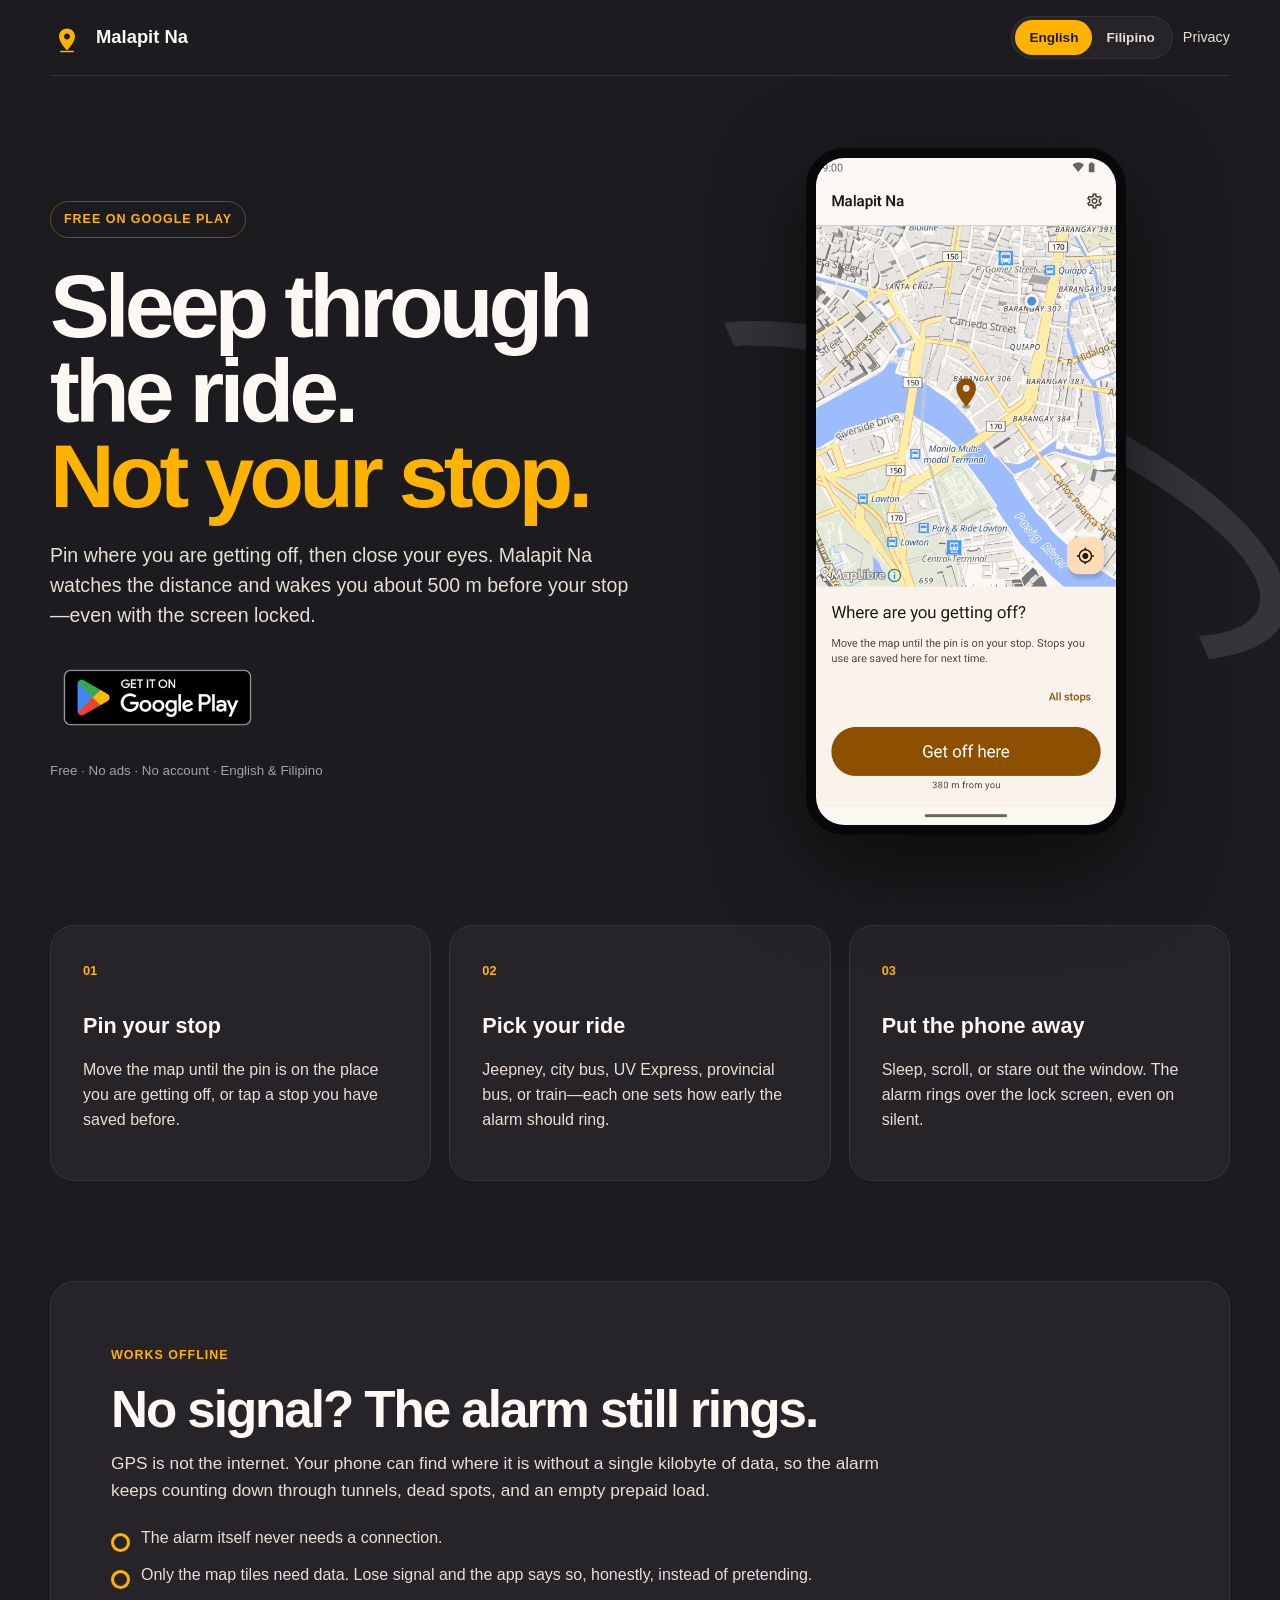
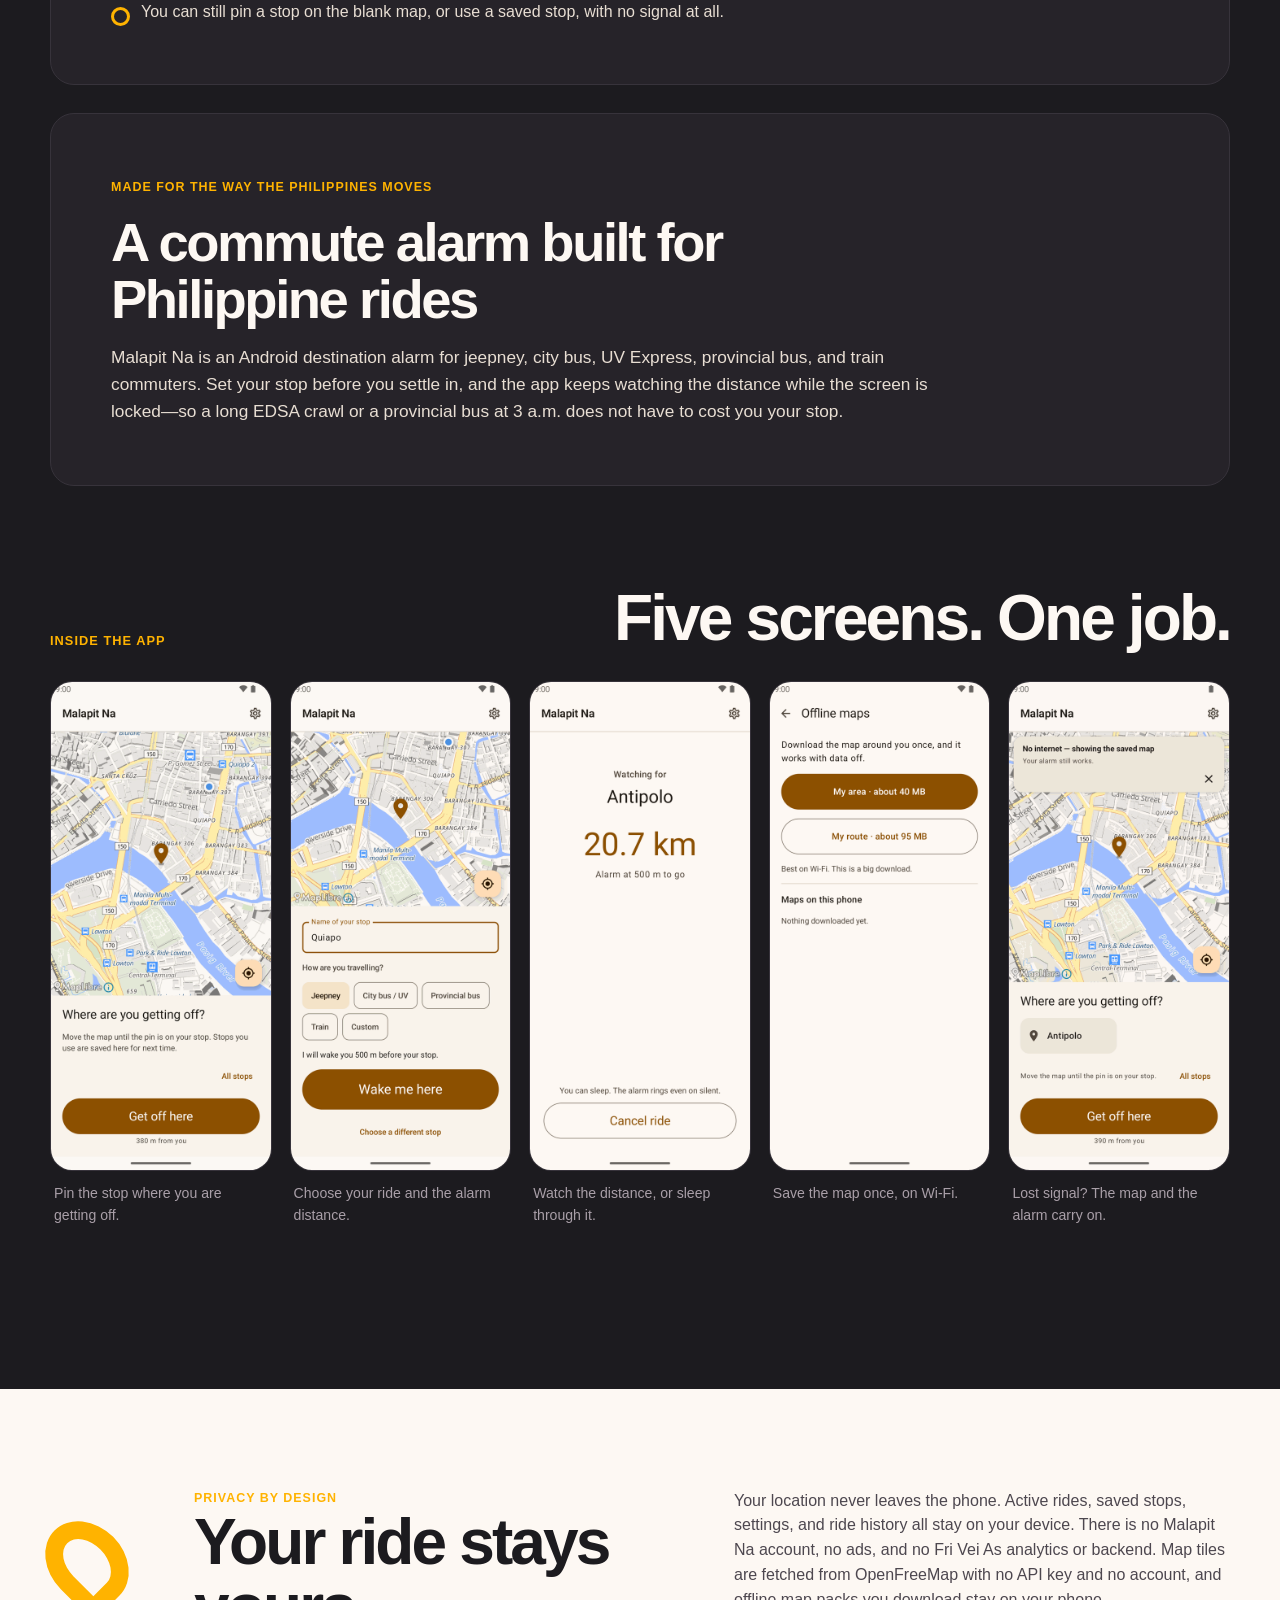
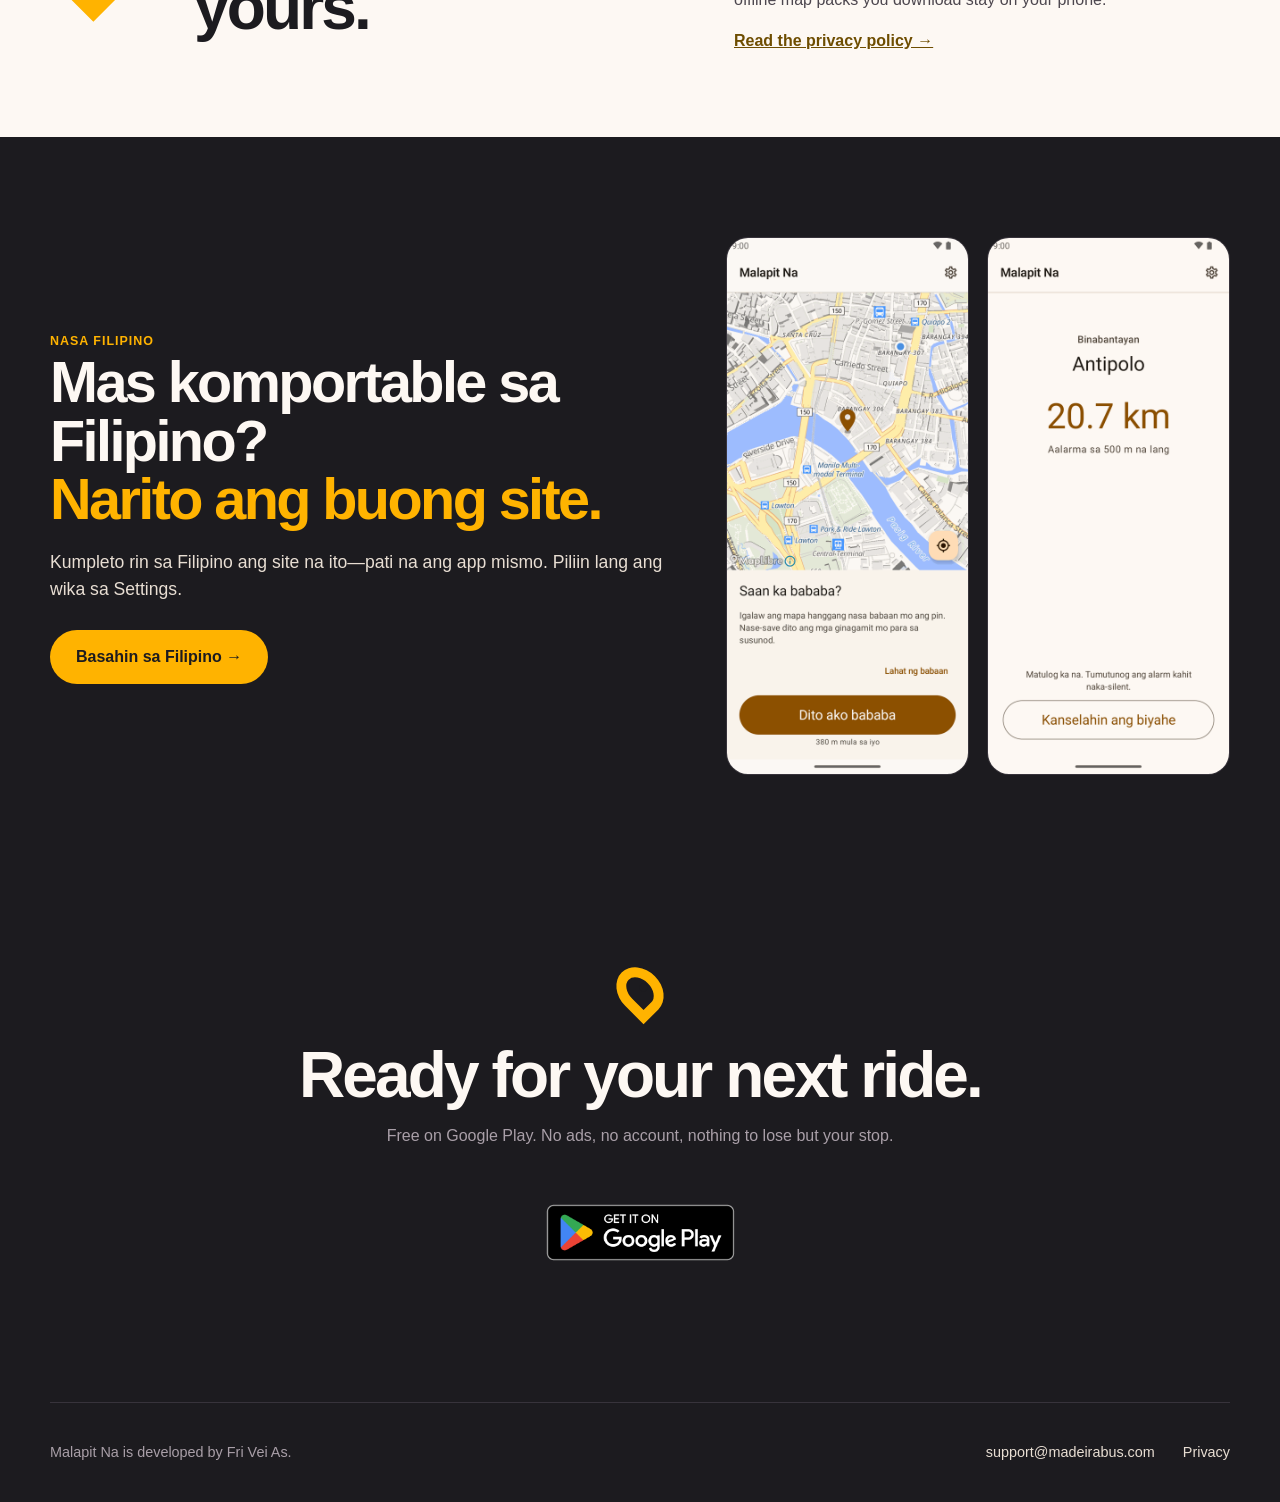
<file: index.html>
<!doctype html>
<html lang="en">
<head>
  <meta charset="utf-8">
  <meta name="viewport" content="width=device-width, initial-scale=1">
  <title translate="no">Malapit Na — GPS commute alarm that wakes you at your stop</title>
  <meta name="description" content="Free GPS destination alarm for Philippine commuters. Pin your stop, sleep on the jeepney or bus, and Malapit Na wakes you about 500 m before you arrive. Works offline, no ads, no account.">
  <meta name="keywords" content="commute alarm, destination alarm, jeepney alarm, GPS alarm Philippines, wake me at my stop, arrival alarm, gising sa babaan">
  <meta name="theme-color" content="#1c1b1f">

  <link rel="canonical" href="https://malapitna.com/">
  <link rel="alternate" hreflang="en" href="https://malapitna.com/">
  <link rel="alternate" hreflang="fil" href="https://malapitna.com/fil/">
  <link rel="alternate" hreflang="x-default" href="https://malapitna.com/">

  <meta property="og:type" content="website">
  <meta property="og:site_name" content="Malapit Na">
  <meta property="og:locale" content="en_PH">
  <meta property="og:locale:alternate" content="fil_PH">
  <meta property="og:url" content="https://malapitna.com/">
  <meta property="og:title" content="Malapit Na — GPS commute alarm that wakes you at your stop">
  <meta property="og:description" content="Pin your stop, sleep on the jeepney, and wake up about 500 m before you arrive. Works offline. Free, no ads, no account.">
  <meta property="og:image" content="https://malapitna.com/assets/og-malapit-na.png">
  <meta property="og:image:width" content="1024">
  <meta property="og:image:height" content="500">
  <meta property="og:image:alt" content="Malapit Na — destination alarm for Philippine commuters">

  <meta name="twitter:card" content="summary_large_image">
  <meta name="twitter:title" content="Malapit Na — GPS commute alarm that wakes you at your stop">
  <meta name="twitter:description" content="Pin your stop, sleep on the jeepney, and wake up about 500 m before you arrive. Works offline. Free, no ads, no account.">
  <meta name="twitter:image" content="https://malapitna.com/assets/og-malapit-na.png">

  <link rel="icon" href="assets/play-icon.svg" type="image/svg+xml">
  <link rel="stylesheet" href="styles.css">

  <script type="application/ld+json">
  {
    "@context": "https://schema.org",
    "@type": "MobileApplication",
    "name": "Malapit Na",
    "alternateName": "Malapit Na: GPS Commute Alarm",
    "description": "A GPS destination alarm for Philippine commuters. Pin the stop where you are getting off and the app wakes you about 500 m before you arrive, even with the screen locked. The alarm works without a data connection.",
    "url": "https://malapitna.com/",
    "installUrl": "https://play.google.com/store/apps/details?id=com.arrivalalarm.app",
    "downloadUrl": "https://play.google.com/store/apps/details?id=com.arrivalalarm.app",
    "applicationCategory": "TravelApplication",
    "operatingSystem": "Android",
    "inLanguage": ["en", "fil"],
    "isAccessibleForFree": true,
    "offers": {
      "@type": "Offer",
      "price": "0",
      "priceCurrency": "PHP"
    },
    "author": {
      "@type": "Organization",
      "name": "Fri Vei As"
    },
    "privacyPolicy": "https://malapitna.com/privacy/",
    "featureList": [
      "GPS destination alarm that rings before your stop",
      "Distance presets for jeepney, city bus, UV Express, provincial bus, and train",
      "Saved stops for routes you ride often",
      "Alarm keeps working without an internet connection",
      "English and Filipino"
    ]
  }
  </script>
</head>
<body>
  <header class="nav wrap">
    <a class="brand" translate="no" href="#top" aria-label="Malapit Na home">
      <img src="assets/play-icon.svg" alt="" width="34" height="34">
      <span translate="no">Malapit Na</span>
    </a>
    <div class="nav-links">
      <nav class="lang-switch" aria-label="Language">
        <a href="./" hreflang="en" aria-current="page">English</a>
        <a href="fil/" hreflang="fil" lang="fil">Filipino</a>
      </nav>
      <a class="plain" href="privacy/">Privacy</a>
    </div>
  </header>

  <main id="top">
    <section class="hero wrap">
      <div class="hero-copy">
        <span class="pill">Free on Google Play</span>
        <h1>Sleep through the ride.<br><em>Not your stop.</em></h1>
        <p>Pin where you are getting off, then close your eyes. <span translate="no">Malapit Na</span> watches the distance and wakes you about 500 m before your stop—even with the screen locked.</p>
        <a class="play-link" href="https://play.google.com/store/apps/details?id=com.arrivalalarm.app" aria-label="Download Malapit Na on Google Play">
          <img class="play-badge" src="assets/google-play-badge.png" alt="Get it on Google Play" width="646" height="250">
        </a>
        <small>Free · No ads · No account · English &amp; Filipino</small>
      </div>
      <div class="phone-wrap">
        <div class="route" aria-hidden="true"></div>
        <img class="phone" src="assets/screenshots/en-US/01-pick-your-stop-quiapo-manila.png" width="540" height="1200" alt="Malapit Na map screen over Quiapo, Manila, with a centre pin on the stop and a Get off here button">
      </div>
    </section>

    <section class="benefits wrap" aria-label="How Malapit Na works">
      <article>
        <b>01</b>
        <h2>Pin your stop</h2>
        <p>Move the map until the pin is on the place you are getting off, or tap a stop you have saved before.</p>
      </article>
      <article>
        <b>02</b>
        <h2>Pick your ride</h2>
        <p>Jeepney, city bus, UV Express, provincial bus, or train—each one sets how early the alarm should ring.</p>
      </article>
      <article>
        <b>03</b>
        <h2>Put the phone away</h2>
        <p>Sleep, scroll, or stare out the window. The alarm rings over the lock screen, even on silent.</p>
      </article>
    </section>

    <section class="wrap promise" aria-labelledby="offline-heading">
      <span class="eyebrow">Works offline</span>
      <h2 id="offline-heading">No signal? The alarm still rings.</h2>
      <p>GPS is not the internet. Your phone can find where it is without a single kilobyte of data, so the alarm keeps counting down through tunnels, dead spots, and an empty prepaid load.</p>
      <ul>
        <li>The alarm itself never needs a connection.</li>
        <li>Only the map tiles need data. Lose signal and the app says so, honestly, instead of pretending.</li>
        <li>You can still pin a stop on the blank map, or use a saved stop, with no signal at all.</li>
      </ul>
    </section>

    <section class="wrap use-cases" aria-labelledby="commute-heading">
      <span class="eyebrow">Made for the way the Philippines moves</span>
      <h2 id="commute-heading">A commute alarm built for Philippine rides</h2>
      <p><span translate="no">Malapit Na</span> is an Android destination alarm for jeepney, city bus, UV Express, provincial bus, and train commuters. Set your stop before you settle in, and the app keeps watching the distance while the screen is locked—so a long EDSA crawl or a provincial bus at 3 a.m. does not have to cost you your stop.</p>
    </section>

    <section class="screens wrap">
      <div class="section-head">
        <span>Inside the app</span>
        <h2>Five screens. One job.</h2>
      </div>
      <div class="gallery" role="region" aria-label="App screenshots" tabindex="0">
        <figure>
          <img src="assets/screenshots/en-US/01-pick-your-stop-quiapo-manila.png" width="540" height="1200" loading="lazy" decoding="async" alt="Map centred on Quiapo, Manila, asking Where are you getting off? with a Get off here button and the line 380 m from you">
          <figcaption>Pin the stop where you are getting off.</figcaption>
        </figure>
        <figure>
          <img src="assets/screenshots/en-US/02-set-your-ride-jeepney.png" width="540" height="1200" loading="lazy" decoding="async" alt="Stop named Quiapo with Jeepney selected and the note I will wake you 500 m before your stop">
          <figcaption>Choose your ride and the alarm distance.</figcaption>
        </figure>
        <figure>
          <img src="assets/screenshots/en-US/03-riding-watching-distance.png" width="540" height="1200" loading="lazy" decoding="async" alt="Ride screen reading Watching for Antipolo, 20.7 km, alarm at 500 m to go, and You can sleep">
          <figcaption>Watch the distance, or sleep through it.</figcaption>
        </figure>
        <figure>
          <img src="assets/screenshots/en-US/04-offline-maps-download.png" width="540" height="1200" loading="lazy" decoding="async" alt="Offline maps settings offering My area, about 40 MB, and My route, about 95 MB, to download">
          <figcaption>Save the map once, on Wi-Fi.</figcaption>
        </figure>
        <figure>
          <img src="assets/screenshots/en-US/05-offline-saved-map.png" width="540" height="1200" loading="lazy" decoding="async" alt="Map of Manila drawn from the saved pack under the banner No internet — showing the saved map, your alarm still works">
          <figcaption>Lost signal? The map and the alarm carry on.</figcaption>
        </figure>
      </div>
    </section>

    <section class="privacy-band">
      <div class="wrap privacy-grid">
        <span class="pin" aria-hidden="true"></span>
        <div>
          <span class="eyebrow">Privacy by design</span>
          <h2>Your ride stays yours.</h2>
        </div>
        <div>
          <p>Your location never leaves the phone. Active rides, saved stops, settings, and ride history all stay on your device. There is no <span translate="no">Malapit Na</span> account, no ads, and no Fri Vei As analytics or backend. Map tiles are fetched from OpenFreeMap with no API key and no account, and offline map packs you download stay on your phone.</p>
          <a href="privacy/">Read the privacy policy →</a>
        </div>
      </div>
    </section>

    <section class="fil-bridge wrap" id="filipino">
      <div lang="fil">
        <span class="eyebrow">Nasa Filipino</span>
        <h2>Mas komportable sa Filipino?<br><em>Narito ang buong site.</em></h2>
        <p>Kumpleto rin sa Filipino ang site na ito—pati na ang app mismo. Piliin lang ang wika sa Settings.</p>
        <a class="bridge-link" href="fil/" hreflang="fil">Basahin sa Filipino →</a>
      </div>
      <div class="mini-gallery" role="region" aria-label="Filipino screenshots" tabindex="0">
        <img src="assets/screenshots/fil-PH/01-piliin-ang-babaan-quiapo.png" width="540" height="1200" loading="lazy" decoding="async" alt="Filipino map screen asking Saan ka bababa? over Quiapo, Manila">
        <img src="assets/screenshots/fil-PH/03-aktibong-biyahe.png" width="540" height="1200" loading="lazy" decoding="async" alt="Filipino ride screen reading Binabantayan Antipolo, 20.7 km">
      </div>
    </section>

    <section class="last-call wrap">
      <span class="pin small" aria-hidden="true"></span>
      <h2>Ready for your next ride.</h2>
      <p>Free on Google Play. No ads, no account, nothing to lose but your stop.</p>
      <a class="play-link" href="https://play.google.com/store/apps/details?id=com.arrivalalarm.app" aria-label="Download Malapit Na on Google Play">
        <img class="play-badge" src="assets/google-play-badge.png" alt="Get it on Google Play" width="646" height="250" loading="lazy" decoding="async">
      </a>
    </section>
  </main>

  <footer class="wrap">
    <span><span translate="no">Malapit Na</span> is developed by Fri Vei As.</span>
    <a href="mailto:support@madeirabus.com">support@madeirabus.com</a>
    <a href="privacy/">Privacy</a>
  </footer>
</body>
</html>
</file>
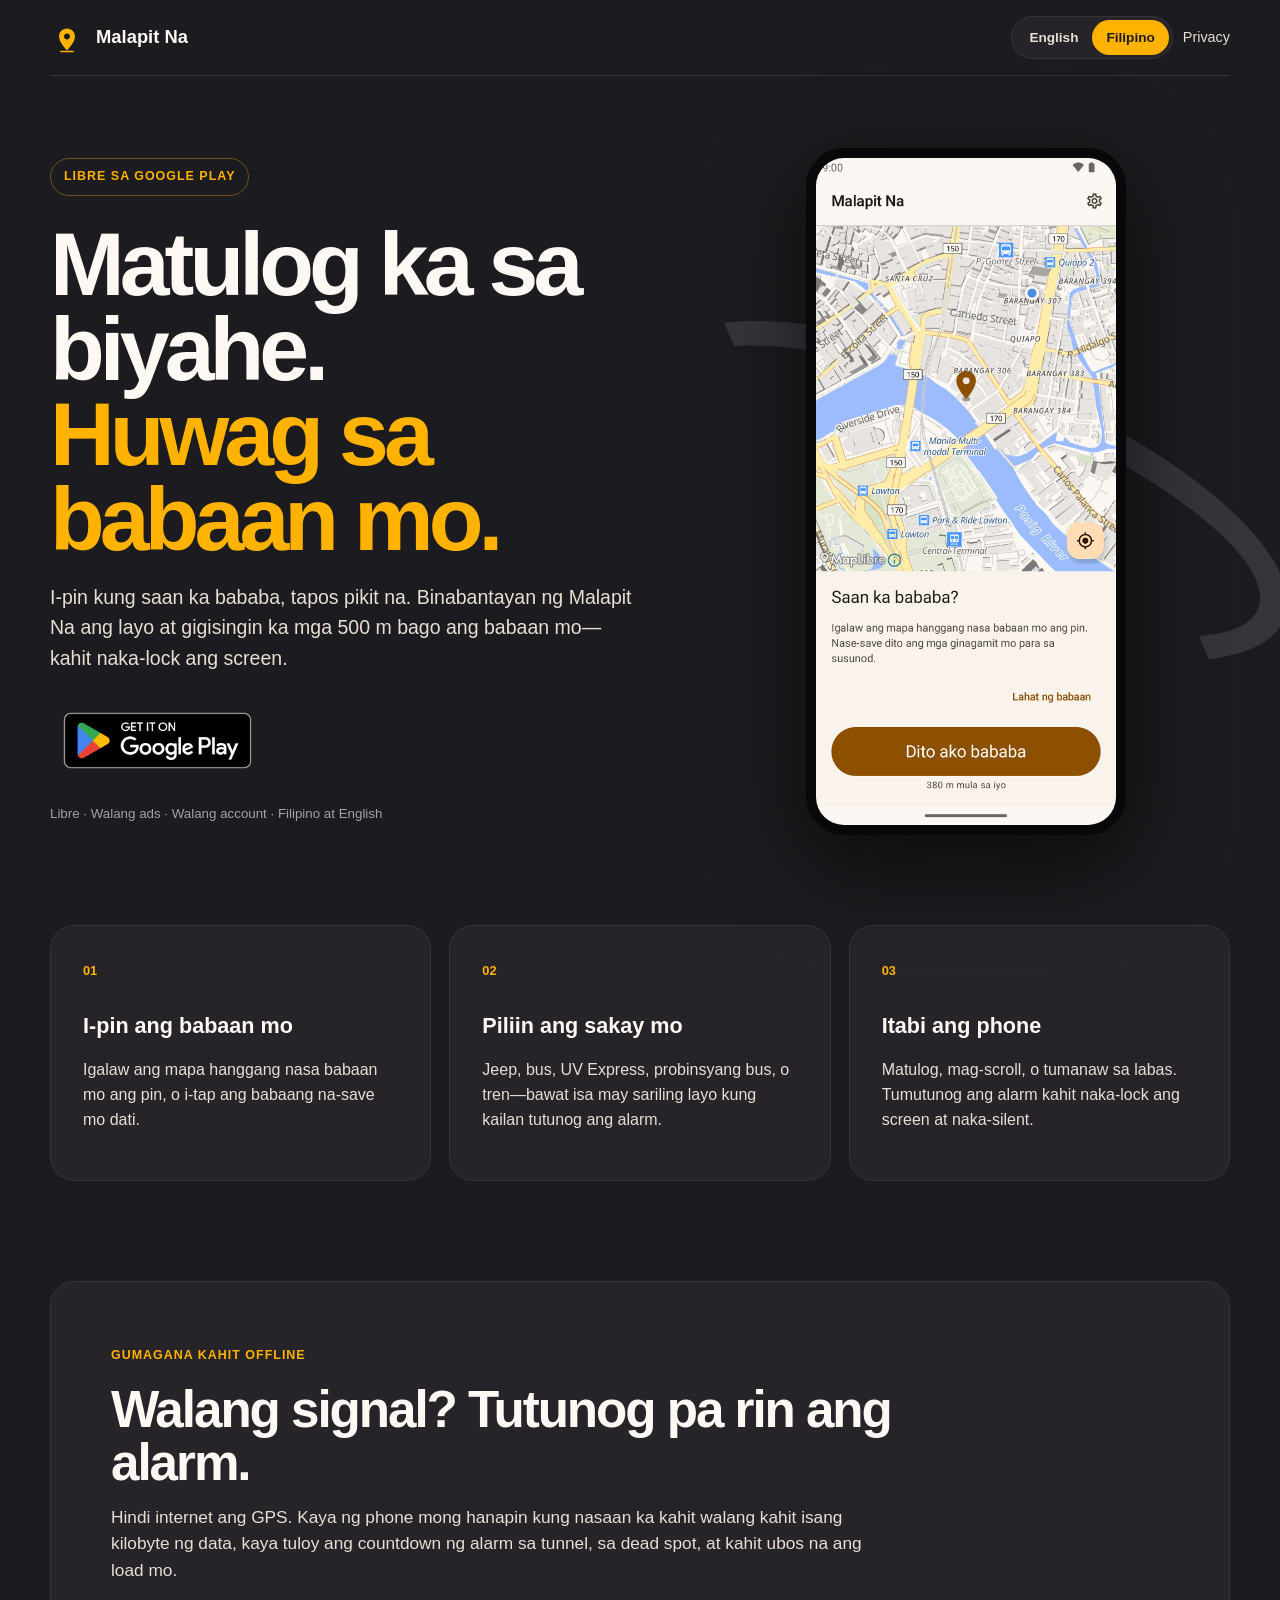
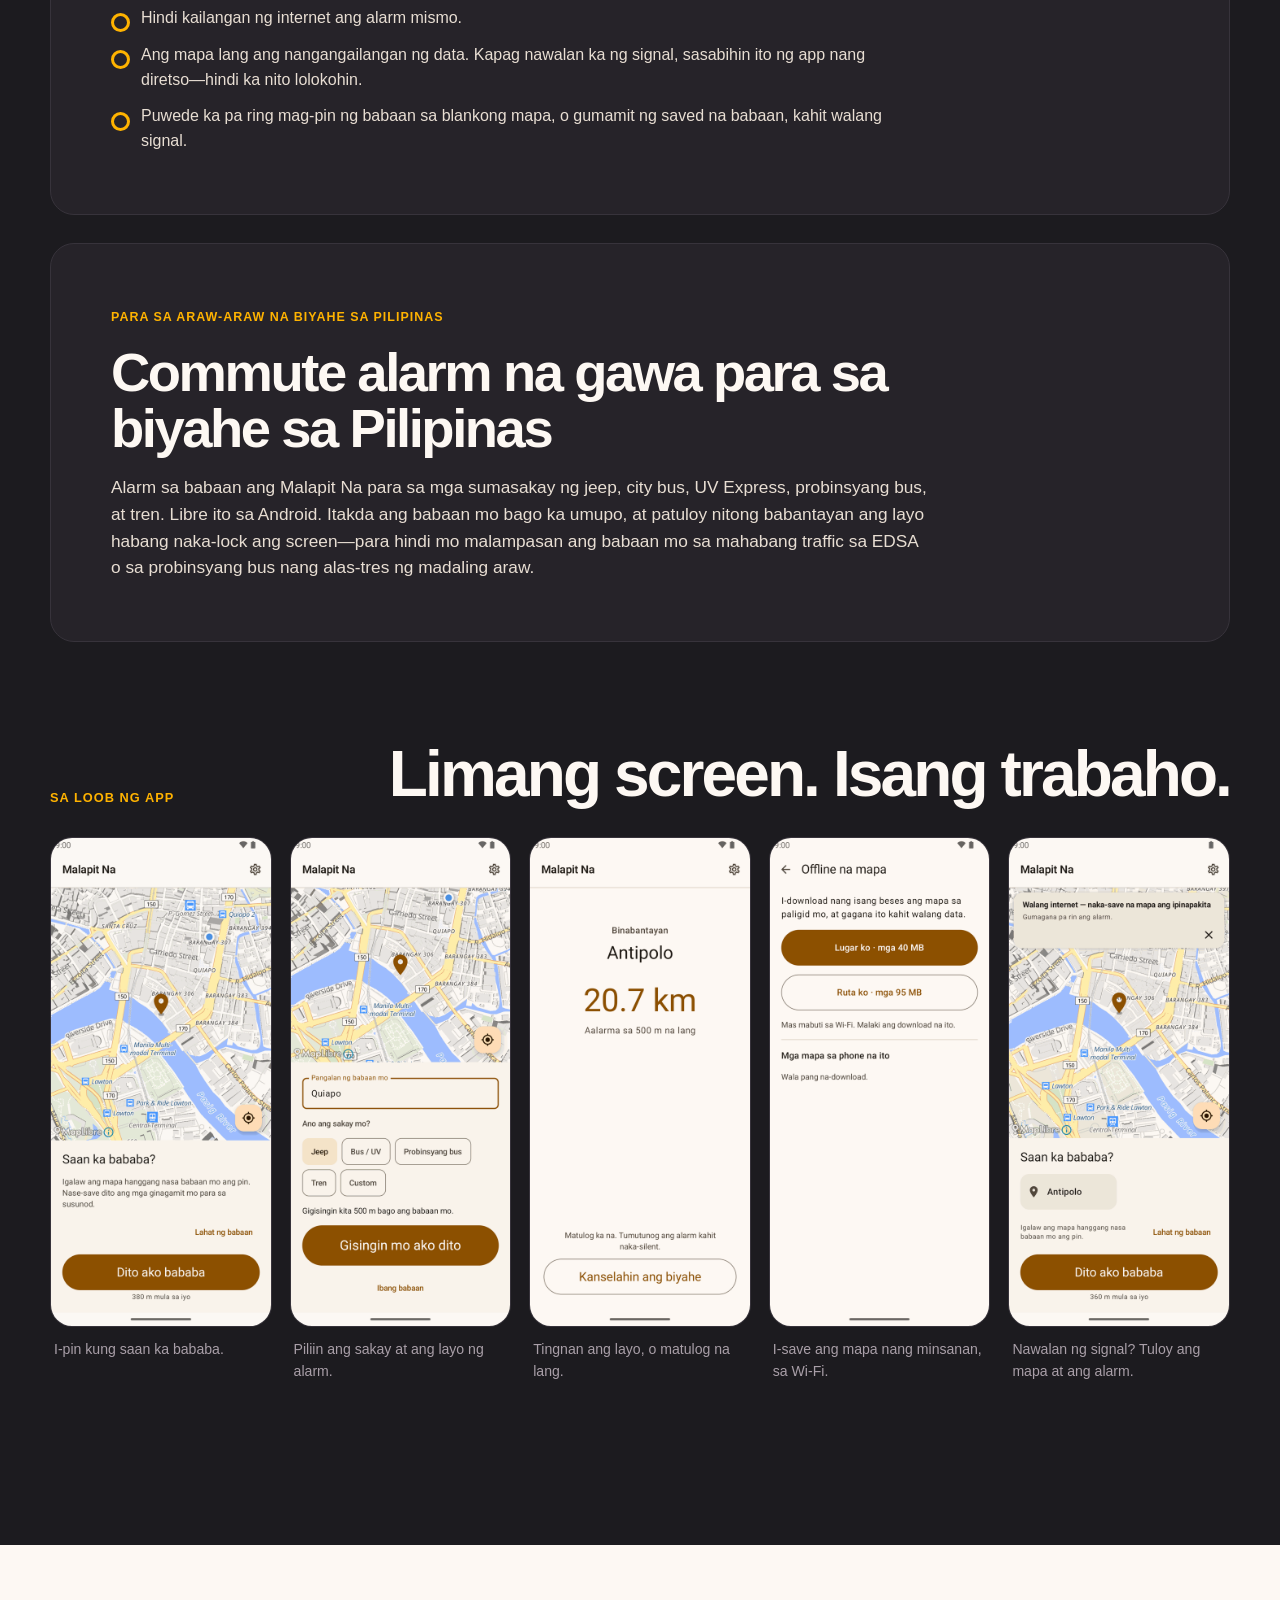
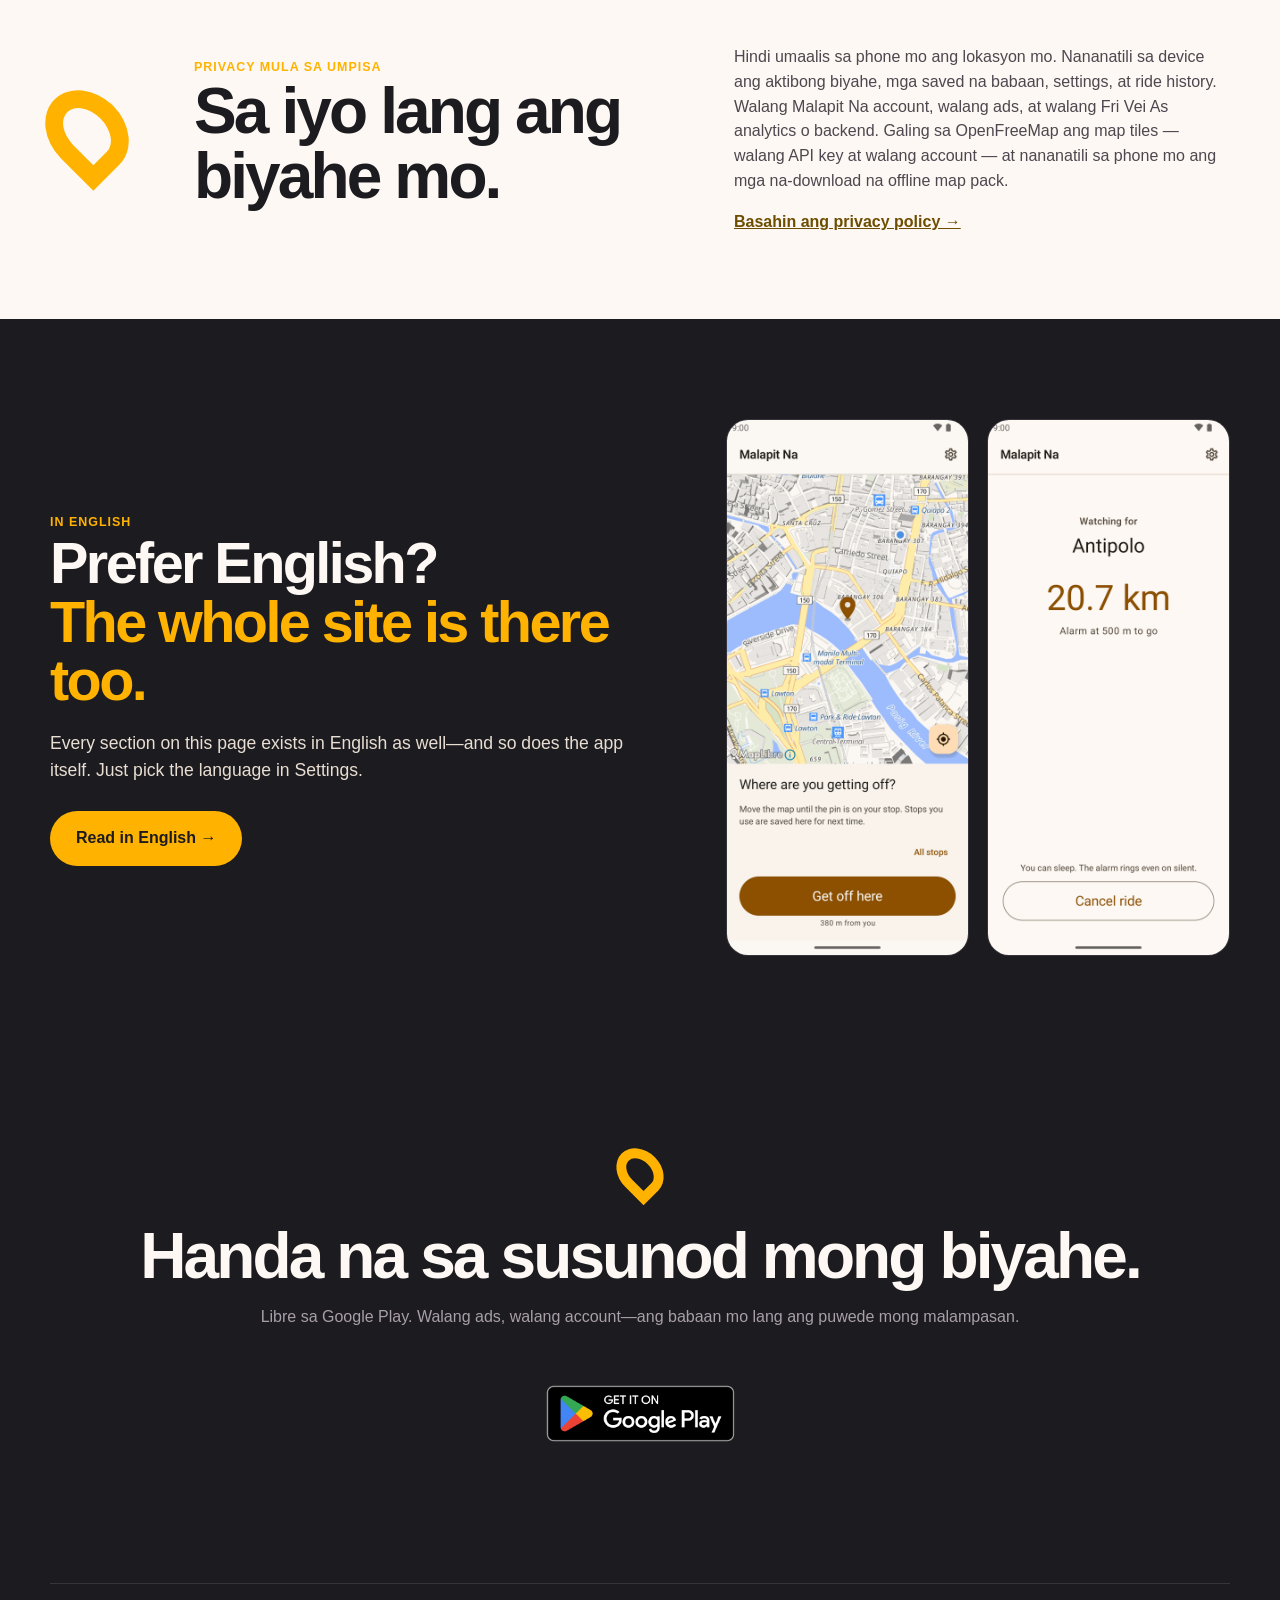
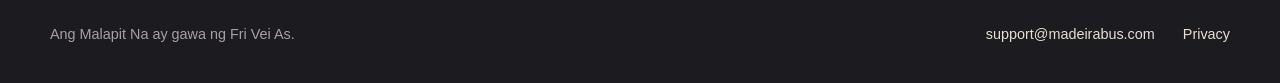
<file: fil/index.html>
<!doctype html>
<html lang="fil">
<head>
  <meta charset="utf-8">
  <meta name="viewport" content="width=device-width, initial-scale=1">
  <title translate="no">Malapit Na — GPS alarm na gigising sa iyo sa babaan mo</title>
  <meta name="description" content="Libreng GPS alarm sa babaan para sa mga commuter sa Pilipinas. I-pin ang babaan mo, matulog sa jeep o bus, at gigisingin ka ng Malapit Na mga 500 m bago ang babaan. Gumagana kahit walang internet, walang ads, walang account.">
  <meta name="keywords" content="gising sa babaan, alarm sa babaan, jeepney alarm, GPS alarm Pilipinas, commute alarm, destination alarm, alarm sa biyahe">
  <meta name="theme-color" content="#1c1b1f">

  <link rel="canonical" href="https://malapitna.com/fil/">
  <link rel="alternate" hreflang="en" href="https://malapitna.com/">
  <link rel="alternate" hreflang="fil" href="https://malapitna.com/fil/">
  <link rel="alternate" hreflang="x-default" href="https://malapitna.com/">

  <meta property="og:type" content="website">
  <meta property="og:site_name" content="Malapit Na">
  <meta property="og:locale" content="fil_PH">
  <meta property="og:locale:alternate" content="en_PH">
  <meta property="og:url" content="https://malapitna.com/fil/">
  <meta property="og:title" content="Malapit Na — GPS alarm na gigising sa iyo sa babaan mo">
  <meta property="og:description" content="I-pin ang babaan mo, matulog sa jeep, at magigising ka mga 500 m bago ang babaan. Gumagana kahit walang internet. Libre, walang ads, walang account.">
  <meta property="og:image" content="https://malapitna.com/assets/og-malapit-na.png">
  <meta property="og:image:width" content="1024">
  <meta property="og:image:height" content="500">
  <meta property="og:image:alt" content="Malapit Na — alarm sa babaan para sa mga commuter sa Pilipinas">

  <meta name="twitter:card" content="summary_large_image">
  <meta name="twitter:title" content="Malapit Na — GPS alarm na gigising sa iyo sa babaan mo">
  <meta name="twitter:description" content="I-pin ang babaan mo, matulog sa jeep, at magigising ka mga 500 m bago ang babaan. Gumagana kahit walang internet.">
  <meta name="twitter:image" content="https://malapitna.com/assets/og-malapit-na.png">

  <link rel="icon" href="../assets/play-icon.svg" type="image/svg+xml">
  <link rel="stylesheet" href="../styles.css">

  <script type="application/ld+json">
  {
    "@context": "https://schema.org",
    "@type": "MobileApplication",
    "name": "Malapit Na",
    "alternateName": "Malapit Na: GPS Commute Alarm",
    "description": "GPS alarm sa babaan para sa mga commuter sa Pilipinas. I-pin ang babaan mo at gigisingin ka ng app mga 500 m bago ka dumating, kahit naka-lock ang screen. Gumagana ang alarm kahit walang data.",
    "url": "https://malapitna.com/fil/",
    "installUrl": "https://play.google.com/store/apps/details?id=com.arrivalalarm.app",
    "downloadUrl": "https://play.google.com/store/apps/details?id=com.arrivalalarm.app",
    "applicationCategory": "TravelApplication",
    "operatingSystem": "Android",
    "inLanguage": ["fil", "en"],
    "isAccessibleForFree": true,
    "offers": {
      "@type": "Offer",
      "price": "0",
      "priceCurrency": "PHP"
    },
    "author": {
      "@type": "Organization",
      "name": "Fri Vei As"
    },
    "privacyPolicy": "https://malapitna.com/privacy/",
    "featureList": [
      "GPS alarm na tumutunog bago ang babaan mo",
      "Distance preset para sa jeep, bus, UV Express, probinsyang bus, at tren",
      "Mga saved na babaan para sa madalas mong biyahe",
      "Tuloy ang alarm kahit walang internet",
      "Filipino at English"
    ]
  }
  </script>
</head>
<body>
  <header class="nav wrap">
    <a class="brand" translate="no" href="#top" aria-label="Malapit Na home">
      <img src="../assets/play-icon.svg" alt="" width="34" height="34">
      <span translate="no">Malapit Na</span>
    </a>
    <div class="nav-links">
      <nav class="lang-switch" aria-label="Wika">
        <a href="../" hreflang="en" lang="en">English</a>
        <a href="./" hreflang="fil" aria-current="page">Filipino</a>
      </nav>
      <a class="plain" href="../privacy/">Privacy</a>
    </div>
  </header>

  <main id="top">
    <section class="hero wrap">
      <div class="hero-copy">
        <span class="pill">Libre sa Google Play</span>
        <h1>Matulog ka sa biyahe.<br><em>Huwag sa babaan mo.</em></h1>
        <p>I-pin kung saan ka bababa, tapos pikit na. Binabantayan ng <span translate="no">Malapit Na</span> ang layo at gigisingin ka mga 500 m bago ang babaan mo—kahit naka-lock ang screen.</p>
        <a class="play-link" href="https://play.google.com/store/apps/details?id=com.arrivalalarm.app" aria-label="I-download ang Malapit Na sa Google Play">
          <img class="play-badge" src="../assets/google-play-badge.png" alt="Get it on Google Play" width="646" height="250">
        </a>
        <small>Libre · Walang ads · Walang account · Filipino at English</small>
      </div>
      <div class="phone-wrap">
        <div class="route" aria-hidden="true"></div>
        <img class="phone" src="../assets/screenshots/fil-PH/01-piliin-ang-babaan-quiapo.png" width="540" height="1200" alt="Mapa ng Malapit Na sa Quiapo, Maynila, na may pin sa gitna at butones na Dito ako bababa">
      </div>
    </section>

    <section class="benefits wrap" aria-label="Paano gumagana ang Malapit Na">
      <article>
        <b>01</b>
        <h2>I-pin ang babaan mo</h2>
        <p>Igalaw ang mapa hanggang nasa babaan mo ang pin, o i-tap ang babaang na-save mo dati.</p>
      </article>
      <article>
        <b>02</b>
        <h2>Piliin ang sakay mo</h2>
        <p>Jeep, bus, UV Express, probinsyang bus, o tren—bawat isa may sariling layo kung kailan tutunog ang alarm.</p>
      </article>
      <article>
        <b>03</b>
        <h2>Itabi ang phone</h2>
        <p>Matulog, mag-scroll, o tumanaw sa labas. Tumutunog ang alarm kahit naka-lock ang screen at naka-silent.</p>
      </article>
    </section>

    <section class="wrap promise" aria-labelledby="offline-heading">
      <span class="eyebrow">Gumagana kahit offline</span>
      <h2 id="offline-heading">Walang signal? Tutunog pa rin ang alarm.</h2>
      <p>Hindi internet ang GPS. Kaya ng phone mong hanapin kung nasaan ka kahit walang kahit isang kilobyte ng data, kaya tuloy ang countdown ng alarm sa tunnel, sa dead spot, at kahit ubos na ang load mo.</p>
      <ul>
        <li>Hindi kailangan ng internet ang alarm mismo.</li>
        <li>Ang mapa lang ang nangangailangan ng data. Kapag nawalan ka ng signal, sasabihin ito ng app nang diretso—hindi ka nito lolokohin.</li>
        <li>Puwede ka pa ring mag-pin ng babaan sa blankong mapa, o gumamit ng saved na babaan, kahit walang signal.</li>
      </ul>
    </section>

    <section class="wrap use-cases" aria-labelledby="biyahe-heading">
      <span class="eyebrow">Para sa araw-araw na biyahe sa Pilipinas</span>
      <h2 id="biyahe-heading">Commute alarm na gawa para sa biyahe sa Pilipinas</h2>
      <p>Alarm sa babaan ang <span translate="no">Malapit Na</span> para sa mga sumasakay ng jeep, city bus, UV Express, probinsyang bus, at tren. Libre ito sa Android. Itakda ang babaan mo bago ka umupo, at patuloy nitong babantayan ang layo habang naka-lock ang screen—para hindi mo malampasan ang babaan mo sa mahabang traffic sa EDSA o sa probinsyang bus nang alas-tres ng madaling araw.</p>
    </section>

    <section class="screens wrap">
      <div class="section-head">
        <span>Sa loob ng app</span>
        <h2>Limang screen. Isang trabaho.</h2>
      </div>
      <div class="gallery" role="region" aria-label="Mga screenshot ng app" tabindex="0">
        <figure>
          <img src="../assets/screenshots/fil-PH/01-piliin-ang-babaan-quiapo.png" width="540" height="1200" loading="lazy" decoding="async" alt="Mapa sa Quiapo, Maynila, na nagtatanong ng Saan ka bababa? na may butones na Dito ako bababa at nakasulat na 380 m mula sa iyo">
          <figcaption>I-pin kung saan ka bababa.</figcaption>
        </figure>
        <figure>
          <img src="../assets/screenshots/fil-PH/02-itakda-ang-sakay-jeep.png" width="540" height="1200" loading="lazy" decoding="async" alt="Babaang pinangalanang Quiapo na naka-Jeep at may nakasulat na Gigisingin kita 500 m bago ang babaan mo">
          <figcaption>Piliin ang sakay at ang layo ng alarm.</figcaption>
        </figure>
        <figure>
          <img src="../assets/screenshots/fil-PH/03-aktibong-biyahe.png" width="540" height="1200" loading="lazy" decoding="async" alt="Screen ng biyahe na nakasulat na Binabantayan Antipolo, 20.7 km, at Matulog ka na">
          <figcaption>Tingnan ang layo, o matulog na lang.</figcaption>
        </figure>
        <figure>
          <img src="../assets/screenshots/fil-PH/04-offline-na-mapa-download.png" width="540" height="1200" loading="lazy" decoding="async" alt="Setting ng offline na mapa na may Lugar ko, mga 40 MB, at Ruta ko, mga 95 MB, na puwedeng i-download">
          <figcaption>I-save ang mapa nang minsanan, sa Wi-Fi.</figcaption>
        </figure>
        <figure>
          <img src="../assets/screenshots/fil-PH/05-naka-save-na-mapa.png" width="540" height="1200" loading="lazy" decoding="async" alt="Mapa ng Maynila mula sa naka-save na pack sa ilalim ng banner na Walang internet — naka-save na mapa ang ipinapakita, gumagana pa rin ang alarm">
          <figcaption>Nawalan ng signal? Tuloy ang mapa at ang alarm.</figcaption>
        </figure>
      </div>
    </section>

    <section class="privacy-band">
      <div class="wrap privacy-grid">
        <span class="pin" aria-hidden="true"></span>
        <div>
          <span class="eyebrow">Privacy mula sa umpisa</span>
          <h2>Sa iyo lang ang biyahe mo.</h2>
        </div>
        <div>
          <p>Hindi umaalis sa phone mo ang lokasyon mo. Nananatili sa device ang aktibong biyahe, mga saved na babaan, settings, at ride history. Walang <span translate="no">Malapit Na</span> account, walang ads, at walang Fri Vei As analytics o backend. Galing sa OpenFreeMap ang map tiles — walang API key at walang account — at nananatili sa phone mo ang mga na-download na offline map pack.</p>
          <a href="../privacy/">Basahin ang privacy policy →</a>
        </div>
      </div>
    </section>

    <section class="fil-bridge wrap" id="english">
      <div lang="en">
        <span class="eyebrow">In English</span>
        <h2>Prefer English?<br><em>The whole site is there too.</em></h2>
        <p>Every section on this page exists in English as well—and so does the app itself. Just pick the language in Settings.</p>
        <a class="bridge-link" href="../" hreflang="en">Read in English →</a>
      </div>
      <div class="mini-gallery" role="region" aria-label="Mga screenshot sa English" tabindex="0">
        <img src="../assets/screenshots/en-US/01-pick-your-stop-quiapo-manila.png" width="540" height="1200" loading="lazy" decoding="async" alt="English map screen asking Where are you getting off? over Quiapo, Manila">
        <img src="../assets/screenshots/en-US/03-riding-watching-distance.png" width="540" height="1200" loading="lazy" decoding="async" alt="English ride screen reading Watching for Antipolo, 20.7 km">
      </div>
    </section>

    <section class="last-call wrap">
      <span class="pin small" aria-hidden="true"></span>
      <h2>Handa na sa susunod mong biyahe.</h2>
      <p>Libre sa Google Play. Walang ads, walang account—ang babaan mo lang ang puwede mong malampasan.</p>
      <a class="play-link" href="https://play.google.com/store/apps/details?id=com.arrivalalarm.app" aria-label="I-download ang Malapit Na sa Google Play">
        <img class="play-badge" src="../assets/google-play-badge.png" alt="Get it on Google Play" width="646" height="250" loading="lazy" decoding="async">
      </a>
    </section>
  </main>

  <footer class="wrap">
    <span>Ang <span translate="no">Malapit Na</span> ay gawa ng Fri Vei As.</span>
    <a href="mailto:support@madeirabus.com">support@madeirabus.com</a>
    <a href="../privacy/">Privacy</a>
  </footer>
</body>
</html>
</file>
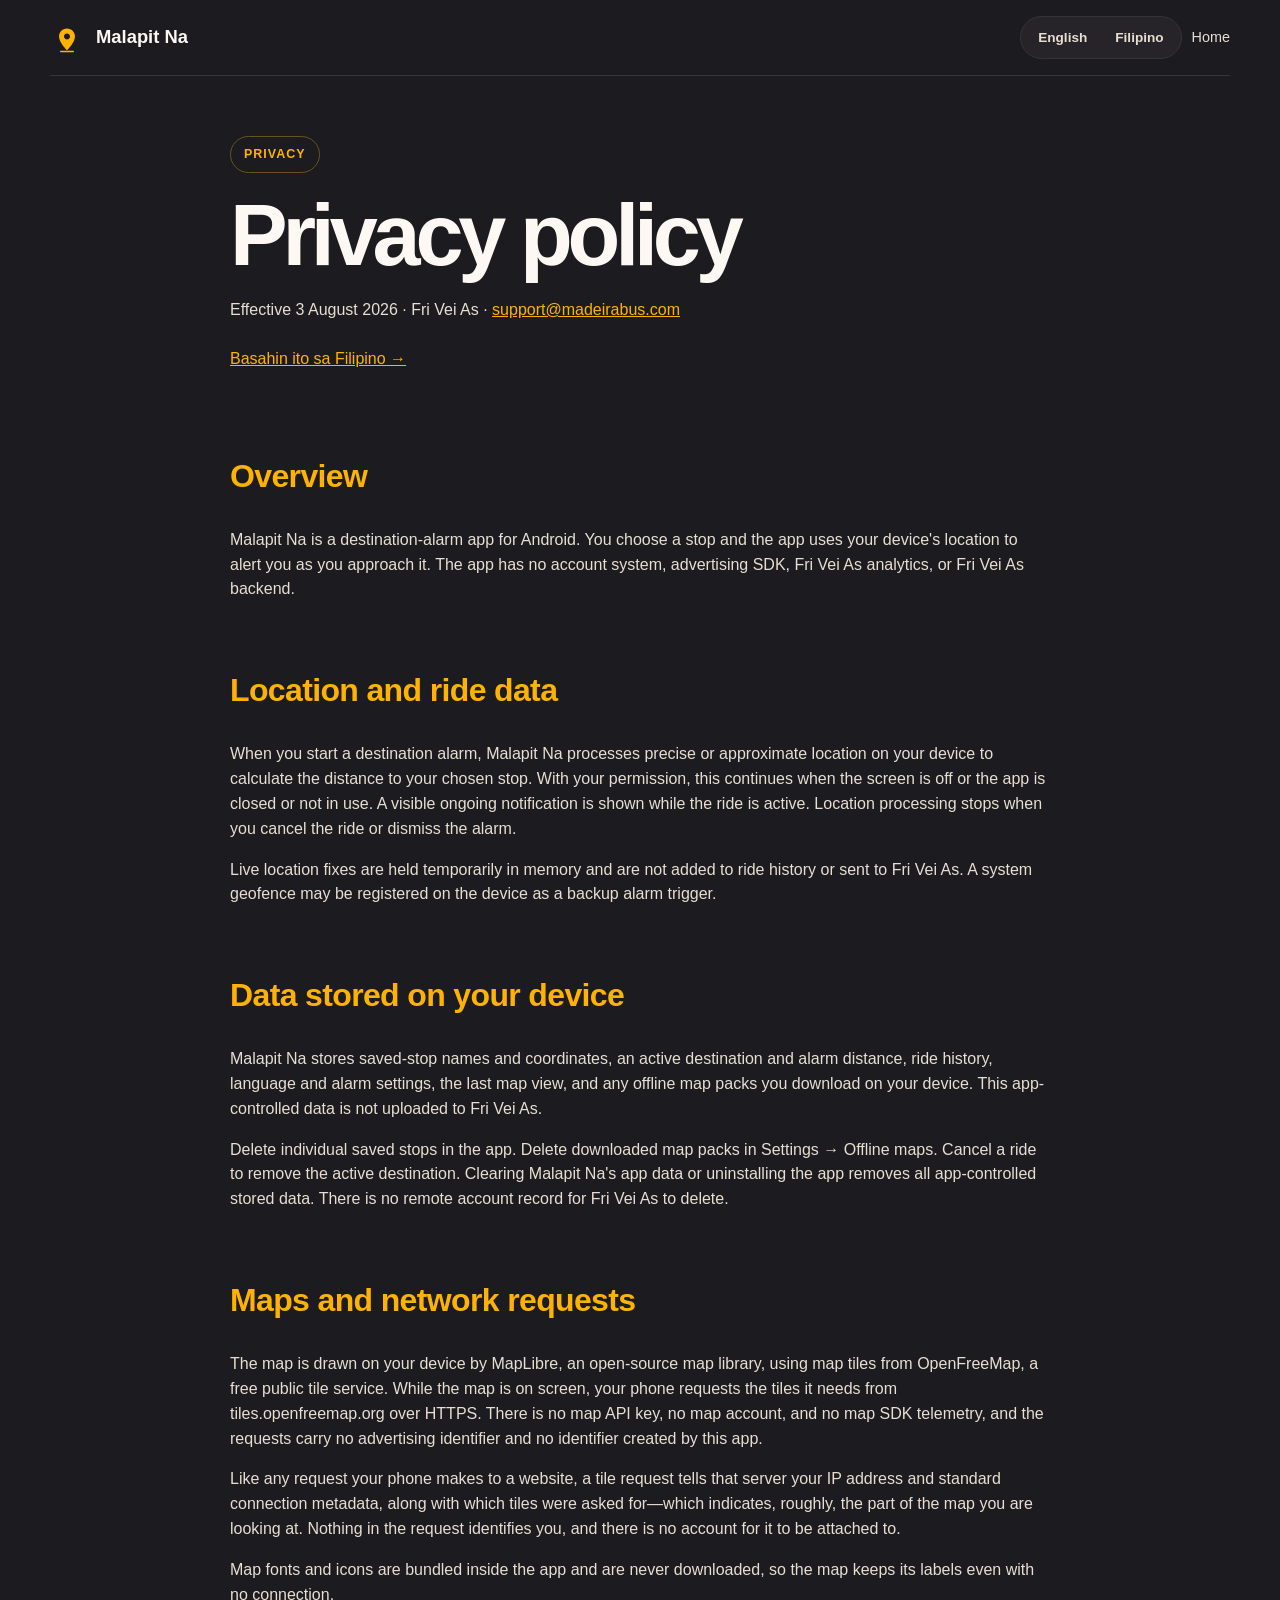
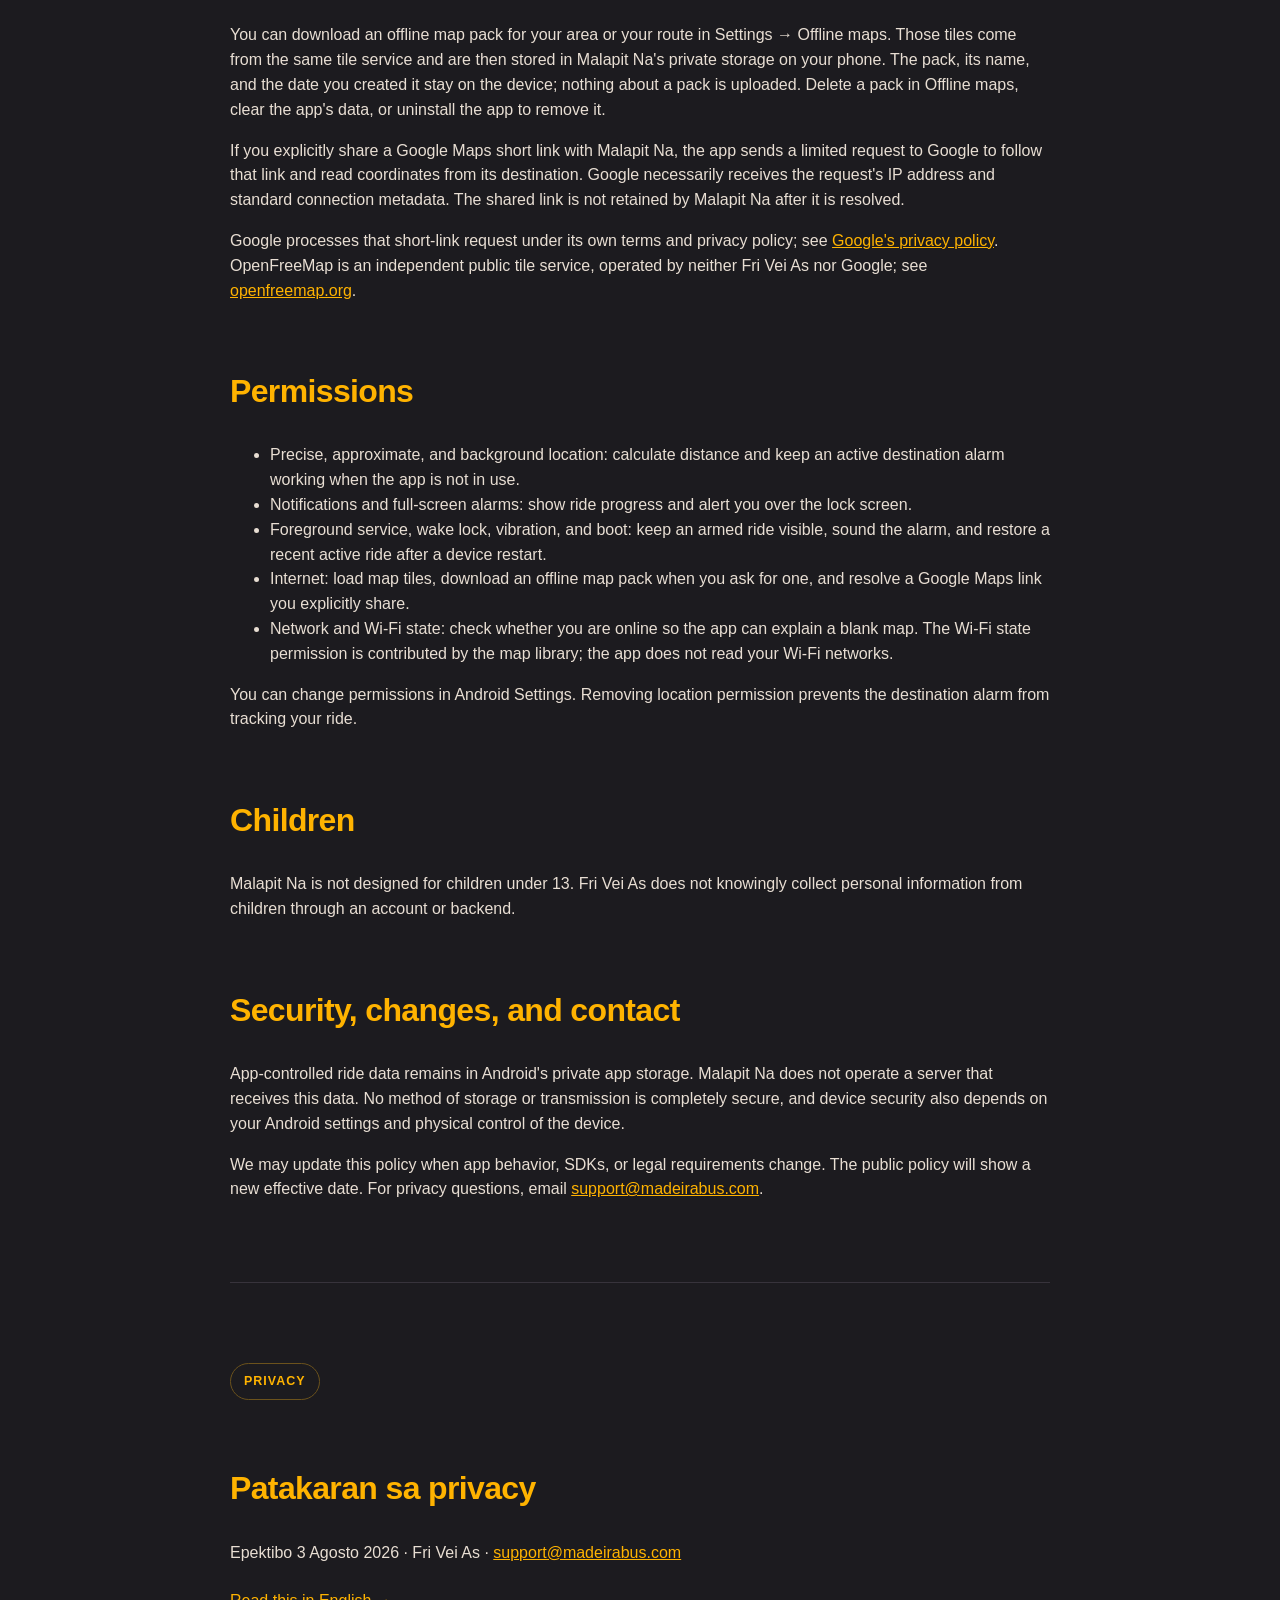
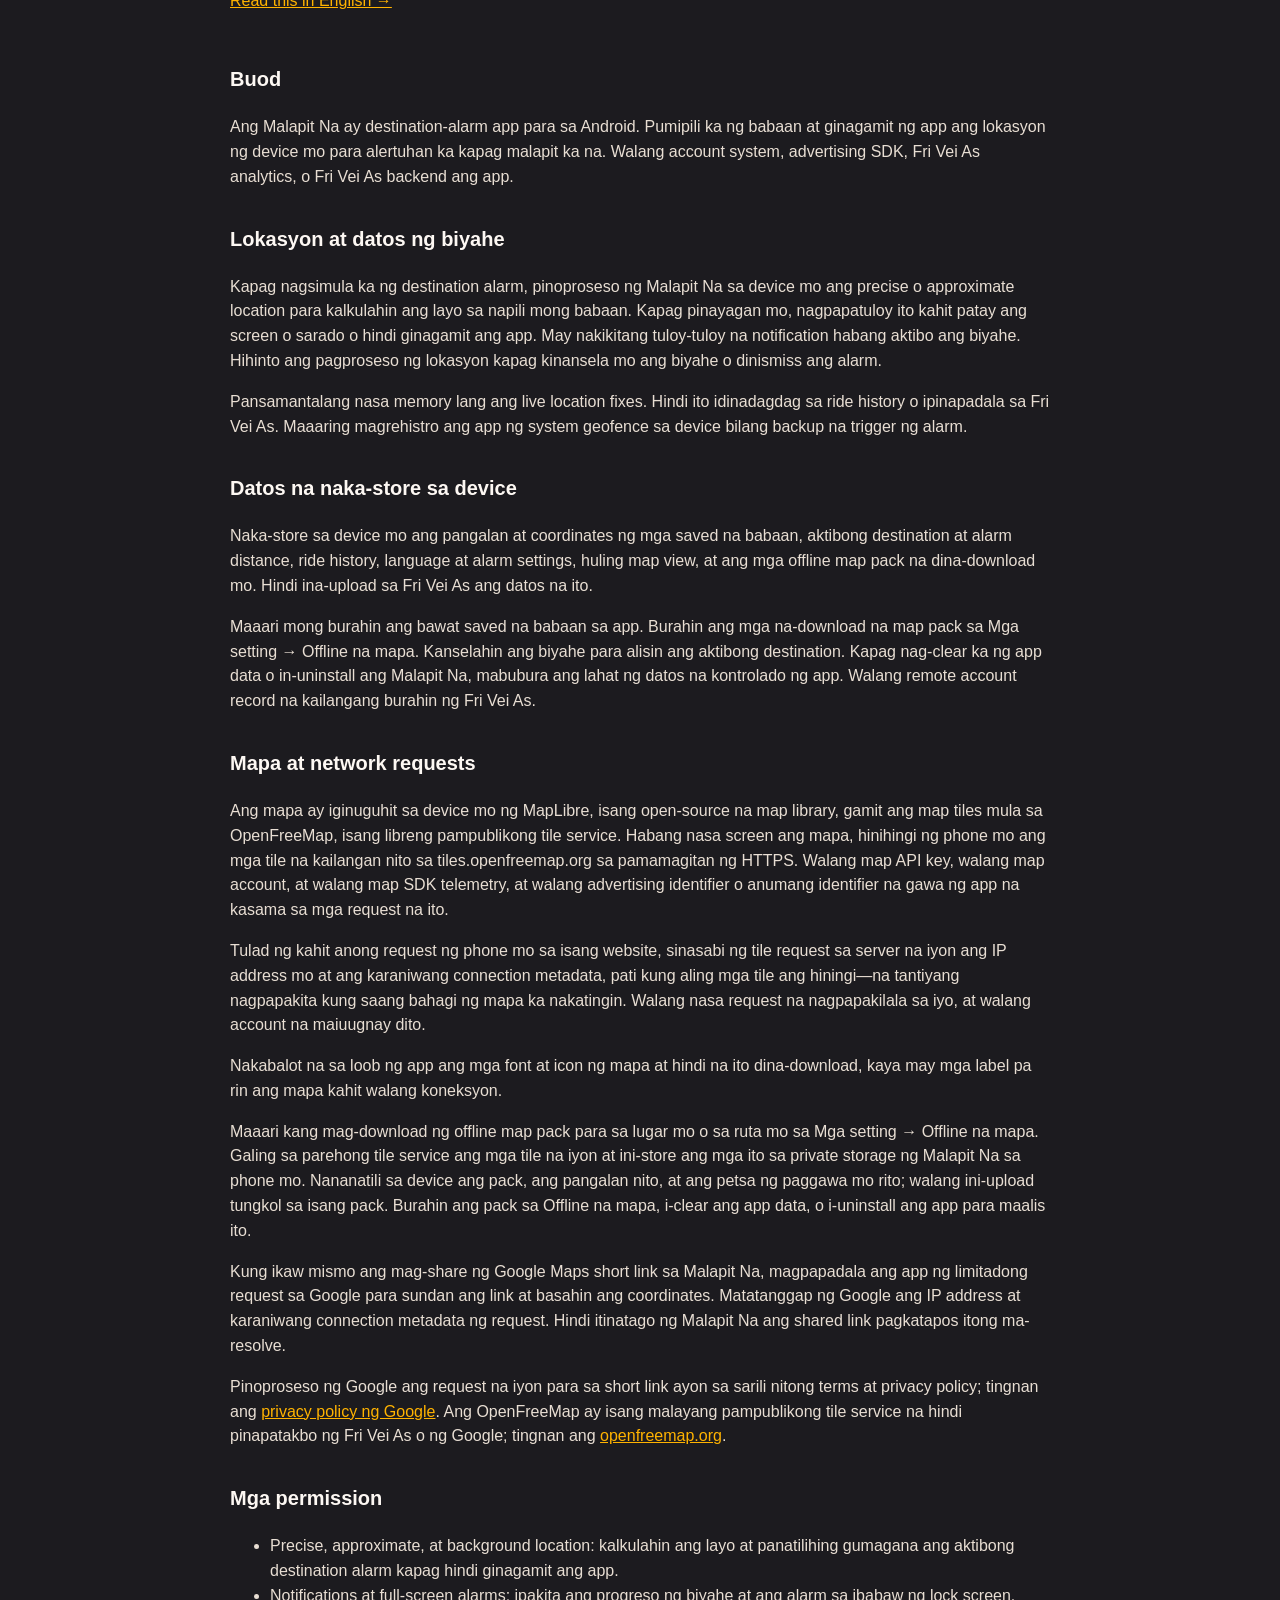
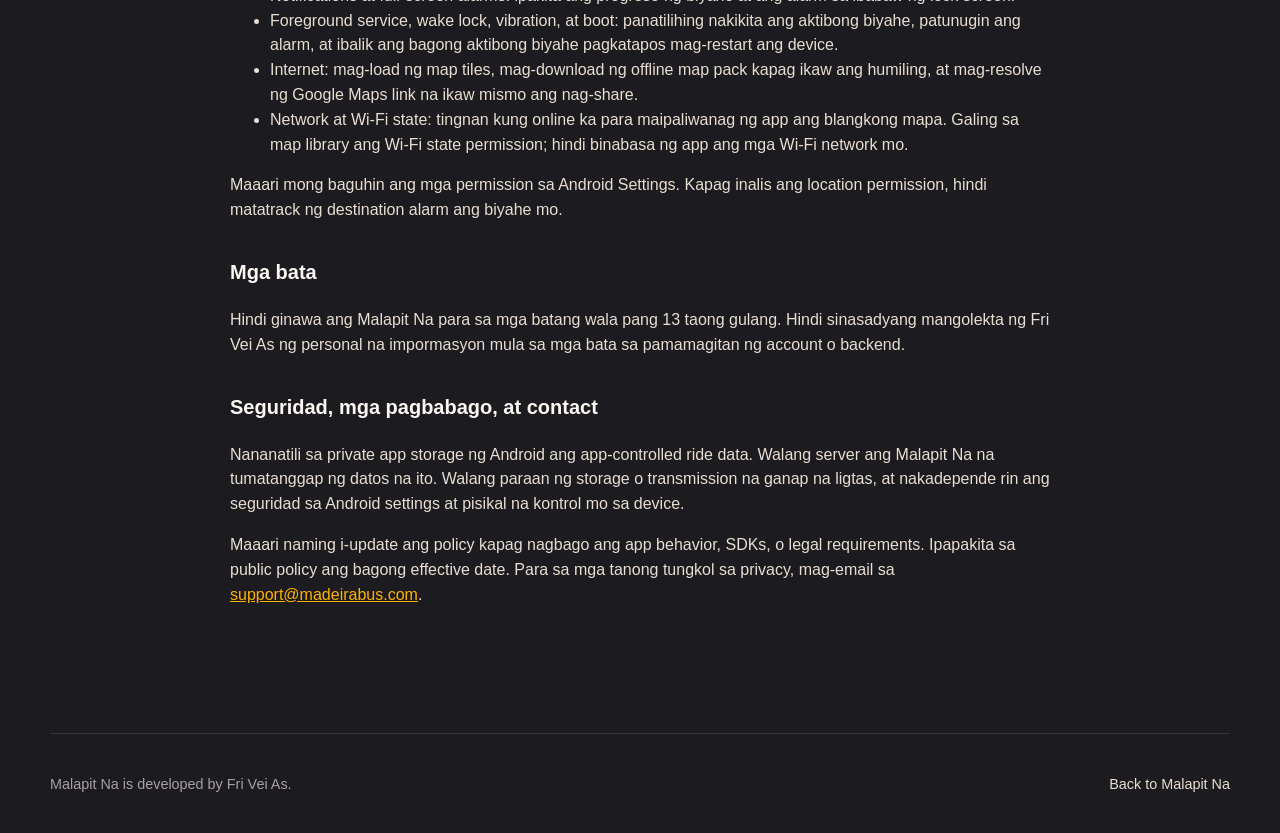
<file: privacy/index.html>
<!doctype html>
<html lang="en">
<head>
  <meta charset="utf-8">
  <meta name="viewport" content="width=device-width, initial-scale=1">
  <title translate="no">Privacy policy — Malapit Na</title>
  <meta name="description" content="How Malapit Na handles location and device data: your ride stays on your phone. Bilingual policy in English and Filipino.">
  <meta name="theme-color" content="#1c1b1f">

  <!-- One URL serves both languages on this page, so it advertises no alternates:
       Google drops fragments, and en/fil/x-default pointing at one URL would be a
       self-conflicting cluster. The landing pages carry the real hreflang set. -->
  <link rel="canonical" href="https://malapitna.com/privacy/">

  <meta property="og:type" content="article">
  <meta property="og:site_name" content="Malapit Na">
  <meta property="og:url" content="https://malapitna.com/privacy/">
  <meta property="og:title" content="Privacy policy — Malapit Na">
  <meta property="og:description" content="How Malapit Na handles location and device data: your ride stays on your phone.">
  <meta property="og:image" content="https://malapitna.com/assets/og-malapit-na.png">
  <meta property="og:image:alt" content="Malapit Na — destination alarm for Philippine commuters">
  <meta name="twitter:card" content="summary_large_image">
  <meta name="twitter:title" content="Privacy policy — Malapit Na">
  <meta name="twitter:description" content="How Malapit Na handles location and device data: your ride stays on your phone.">
  <meta name="twitter:image" content="https://malapitna.com/assets/og-malapit-na.png">

  <link rel="icon" href="../assets/play-icon.svg" type="image/svg+xml">
  <link rel="stylesheet" href="../styles.css">
  <style>
    .policy{max-width:820px;padding:60px 0 110px}
    .policy h1{font-size:clamp(2.6rem,8vw,5.4rem);letter-spacing:-.06em;line-height:.98;margin:20px 0}
    .policy h2{font-size:clamp(1.6rem,4vw,2rem);margin-top:64px;color:var(--amber);letter-spacing:-.02em}
    .policy h3{font-size:1.25rem;margin-top:34px}
    .policy p,.policy li{color:var(--cream)}
    .policy a{color:var(--amber);overflow-wrap:anywhere}
    .meta{color:var(--muted)}
    .policy hr{border:0;border-top:1px solid var(--line);margin:80px 0}
    .policy .jump{display:inline-flex;gap:8px;align-items:center;margin-top:8px}
  </style>
</head>
<body>
  <header class="nav wrap">
    <a class="brand" translate="no" href="../" aria-label="Malapit Na home">
      <img src="../assets/play-icon.svg" alt="" width="34" height="34">
      <span translate="no">Malapit Na</span>
    </a>
    <div class="nav-links">
      <nav class="lang-switch" aria-label="Language">
        <a href="../" hreflang="en">English</a>
        <a href="../fil/" hreflang="fil" lang="fil">Filipino</a>
      </nav>
      <a class="plain" href="../">Home</a>
    </div>
  </header>

  <main class="policy wrap">
    <section id="english">
      <span class="pill">Privacy</span>
      <h1>Privacy policy</h1>
      <p class="meta">Effective 3 August 2026 · Fri Vei As · <a href="mailto:support@madeirabus.com">support@madeirabus.com</a></p>
      <p class="jump"><a href="#filipino" lang="fil">Basahin ito sa Filipino →</a></p>

      <h2>Overview</h2>
      <p><span translate="no">Malapit Na</span> is a destination-alarm app for Android. You choose a stop and the app uses your device's location to alert you as you approach it. The app has no account system, advertising SDK, Fri Vei As analytics, or Fri Vei As backend.</p>

      <h2>Location and ride data</h2>
      <p>When you start a destination alarm, <span translate="no">Malapit Na</span> processes precise or approximate location on your device to calculate the distance to your chosen stop. With your permission, this continues when the screen is off or the app is closed or not in use. A visible ongoing notification is shown while the ride is active. Location processing stops when you cancel the ride or dismiss the alarm.</p>
      <p>Live location fixes are held temporarily in memory and are not added to ride history or sent to Fri Vei As. A system geofence may be registered on the device as a backup alarm trigger.</p>

      <h2>Data stored on your device</h2>
      <p><span translate="no">Malapit Na</span> stores saved-stop names and coordinates, an active destination and alarm distance, ride history, language and alarm settings, the last map view, and any offline map packs you download on your device. This app-controlled data is not uploaded to Fri Vei As.</p>
      <p>Delete individual saved stops in the app. Delete downloaded map packs in Settings → Offline maps. Cancel a ride to remove the active destination. Clearing <span translate="no">Malapit Na</span>'s app data or uninstalling the app removes all app-controlled stored data. There is no remote account record for Fri Vei As to delete.</p>

      <h2>Maps and network requests</h2>
      <p>The map is drawn on your device by MapLibre, an open-source map library, using map tiles from OpenFreeMap, a free public tile service. While the map is on screen, your phone requests the tiles it needs from tiles.openfreemap.org over HTTPS. There is no map API key, no map account, and no map SDK telemetry, and the requests carry no advertising identifier and no identifier created by this app.</p>
      <p>Like any request your phone makes to a website, a tile request tells that server your IP address and standard connection metadata, along with which tiles were asked for—which indicates, roughly, the part of the map you are looking at. Nothing in the request identifies you, and there is no account for it to be attached to.</p>
      <p>Map fonts and icons are bundled inside the app and are never downloaded, so the map keeps its labels even with no connection.</p>
      <p>You can download an offline map pack for your area or your route in Settings → Offline maps. Those tiles come from the same tile service and are then stored in <span translate="no">Malapit Na</span>'s private storage on your phone. The pack, its name, and the date you created it stay on the device; nothing about a pack is uploaded. Delete a pack in Offline maps, clear the app's data, or uninstall the app to remove it.</p>
      <p>If you explicitly share a Google Maps short link with <span translate="no">Malapit Na</span>, the app sends a limited request to Google to follow that link and read coordinates from its destination. Google necessarily receives the request's IP address and standard connection metadata. The shared link is not retained by <span translate="no">Malapit Na</span> after it is resolved.</p>
      <p>Google processes that short-link request under its own terms and privacy policy; see <a href="https://policies.google.com/privacy">Google's privacy policy</a>. OpenFreeMap is an independent public tile service, operated by neither Fri Vei As nor Google; see <a href="https://openfreemap.org">openfreemap.org</a>.</p>

      <h2>Permissions</h2>
      <ul>
        <li>Precise, approximate, and background location: calculate distance and keep an active destination alarm working when the app is not in use.</li>
        <li>Notifications and full-screen alarms: show ride progress and alert you over the lock screen.</li>
        <li>Foreground service, wake lock, vibration, and boot: keep an armed ride visible, sound the alarm, and restore a recent active ride after a device restart.</li>
        <li>Internet: load map tiles, download an offline map pack when you ask for one, and resolve a Google Maps link you explicitly share.</li>
        <li>Network and Wi-Fi state: check whether you are online so the app can explain a blank map. The Wi-Fi state permission is contributed by the map library; the app does not read your Wi-Fi networks.</li>
      </ul>
      <p>You can change permissions in Android Settings. Removing location permission prevents the destination alarm from tracking your ride.</p>

      <h2>Children</h2>
      <p><span translate="no">Malapit Na</span> is not designed for children under 13. Fri Vei As does not knowingly collect personal information from children through an account or backend.</p>

      <h2>Security, changes, and contact</h2>
      <p>App-controlled ride data remains in Android's private app storage. <span translate="no">Malapit Na</span> does not operate a server that receives this data. No method of storage or transmission is completely secure, and device security also depends on your Android settings and physical control of the device.</p>
      <p>We may update this policy when app behavior, SDKs, or legal requirements change. The public policy will show a new effective date. For privacy questions, email <a href="mailto:support@madeirabus.com">support@madeirabus.com</a>.</p>
    </section>

    <hr>

    <section id="filipino" lang="fil">
      <span class="pill">Privacy</span>
      <h2>Patakaran sa privacy</h2>
      <p class="meta">Epektibo 3 Agosto 2026 · Fri Vei As · <a href="mailto:support@madeirabus.com">support@madeirabus.com</a></p>
      <p class="jump"><a href="#english" lang="en">Read this in English →</a></p>

      <h3>Buod</h3>
      <p>Ang <span translate="no">Malapit Na</span> ay destination-alarm app para sa Android. Pumipili ka ng babaan at ginagamit ng app ang lokasyon ng device mo para alertuhan ka kapag malapit ka na. Walang account system, advertising SDK, Fri Vei As analytics, o Fri Vei As backend ang app.</p>

      <h3>Lokasyon at datos ng biyahe</h3>
      <p>Kapag nagsimula ka ng destination alarm, pinoproseso ng <span translate="no">Malapit Na</span> sa device mo ang precise o approximate location para kalkulahin ang layo sa napili mong babaan. Kapag pinayagan mo, nagpapatuloy ito kahit patay ang screen o sarado o hindi ginagamit ang app. May nakikitang tuloy-tuloy na notification habang aktibo ang biyahe. Hihinto ang pagproseso ng lokasyon kapag kinansela mo ang biyahe o dinismiss ang alarm.</p>
      <p>Pansamantalang nasa memory lang ang live location fixes. Hindi ito idinadagdag sa ride history o ipinapadala sa Fri Vei As. Maaaring magrehistro ang app ng system geofence sa device bilang backup na trigger ng alarm.</p>

      <h3>Datos na naka-store sa device</h3>
      <p>Naka-store sa device mo ang pangalan at coordinates ng mga saved na babaan, aktibong destination at alarm distance, ride history, language at alarm settings, huling map view, at ang mga offline map pack na dina-download mo. Hindi ina-upload sa Fri Vei As ang datos na ito.</p>
      <p>Maaari mong burahin ang bawat saved na babaan sa app. Burahin ang mga na-download na map pack sa Mga setting → Offline na mapa. Kanselahin ang biyahe para alisin ang aktibong destination. Kapag nag-clear ka ng app data o in-uninstall ang <span translate="no">Malapit Na</span>, mabubura ang lahat ng datos na kontrolado ng app. Walang remote account record na kailangang burahin ng Fri Vei As.</p>

      <h3>Mapa at network requests</h3>
      <p>Ang mapa ay iginuguhit sa device mo ng MapLibre, isang open-source na map library, gamit ang map tiles mula sa OpenFreeMap, isang libreng pampublikong tile service. Habang nasa screen ang mapa, hinihingi ng phone mo ang mga tile na kailangan nito sa tiles.openfreemap.org sa pamamagitan ng HTTPS. Walang map API key, walang map account, at walang map SDK telemetry, at walang advertising identifier o anumang identifier na gawa ng app na kasama sa mga request na ito.</p>
      <p>Tulad ng kahit anong request ng phone mo sa isang website, sinasabi ng tile request sa server na iyon ang IP address mo at ang karaniwang connection metadata, pati kung aling mga tile ang hiningi—na tantiyang nagpapakita kung saang bahagi ng mapa ka nakatingin. Walang nasa request na nagpapakilala sa iyo, at walang account na maiuugnay dito.</p>
      <p>Nakabalot na sa loob ng app ang mga font at icon ng mapa at hindi na ito dina-download, kaya may mga label pa rin ang mapa kahit walang koneksyon.</p>
      <p>Maaari kang mag-download ng offline map pack para sa lugar mo o sa ruta mo sa Mga setting → Offline na mapa. Galing sa parehong tile service ang mga tile na iyon at ini-store ang mga ito sa private storage ng <span translate="no">Malapit Na</span> sa phone mo. Nananatili sa device ang pack, ang pangalan nito, at ang petsa ng paggawa mo rito; walang ini-upload tungkol sa isang pack. Burahin ang pack sa Offline na mapa, i-clear ang app data, o i-uninstall ang app para maalis ito.</p>
      <p>Kung ikaw mismo ang mag-share ng Google Maps short link sa <span translate="no">Malapit Na</span>, magpapadala ang app ng limitadong request sa Google para sundan ang link at basahin ang coordinates. Matatanggap ng Google ang IP address at karaniwang connection metadata ng request. Hindi itinatago ng <span translate="no">Malapit Na</span> ang shared link pagkatapos itong ma-resolve.</p>
      <p>Pinoproseso ng Google ang request na iyon para sa short link ayon sa sarili nitong terms at privacy policy; tingnan ang <a href="https://policies.google.com/privacy">privacy policy ng Google</a>. Ang OpenFreeMap ay isang malayang pampublikong tile service na hindi pinapatakbo ng Fri Vei As o ng Google; tingnan ang <a href="https://openfreemap.org">openfreemap.org</a>.</p>

      <h3>Mga permission</h3>
      <ul>
        <li>Precise, approximate, at background location: kalkulahin ang layo at panatilihing gumagana ang aktibong destination alarm kapag hindi ginagamit ang app.</li>
        <li>Notifications at full-screen alarms: ipakita ang progreso ng biyahe at ang alarm sa ibabaw ng lock screen.</li>
        <li>Foreground service, wake lock, vibration, at boot: panatilihing nakikita ang aktibong biyahe, patunugin ang alarm, at ibalik ang bagong aktibong biyahe pagkatapos mag-restart ang device.</li>
        <li>Internet: mag-load ng map tiles, mag-download ng offline map pack kapag ikaw ang humiling, at mag-resolve ng Google Maps link na ikaw mismo ang nag-share.</li>
        <li>Network at Wi-Fi state: tingnan kung online ka para maipaliwanag ng app ang blangkong mapa. Galing sa map library ang Wi-Fi state permission; hindi binabasa ng app ang mga Wi-Fi network mo.</li>
      </ul>
      <p>Maaari mong baguhin ang mga permission sa Android Settings. Kapag inalis ang location permission, hindi matatrack ng destination alarm ang biyahe mo.</p>

      <h3>Mga bata</h3>
      <p>Hindi ginawa ang <span translate="no">Malapit Na</span> para sa mga batang wala pang 13 taong gulang. Hindi sinasadyang mangolekta ng Fri Vei As ng personal na impormasyon mula sa mga bata sa pamamagitan ng account o backend.</p>

      <h3>Seguridad, mga pagbabago, at contact</h3>
      <p>Nananatili sa private app storage ng Android ang app-controlled ride data. Walang server ang <span translate="no">Malapit Na</span> na tumatanggap ng datos na ito. Walang paraan ng storage o transmission na ganap na ligtas, at nakadepende rin ang seguridad sa Android settings at pisikal na kontrol mo sa device.</p>
      <p>Maaari naming i-update ang policy kapag nagbago ang app behavior, SDKs, o legal requirements. Ipapakita sa public policy ang bagong effective date. Para sa mga tanong tungkol sa privacy, mag-email sa <a href="mailto:support@madeirabus.com">support@madeirabus.com</a>.</p>
    </section>
  </main>

  <footer class="wrap">
    <span><span translate="no">Malapit Na</span> is developed by Fri Vei As.</span>
    <a href="../">Back to <span translate="no">Malapit Na</span></a>
  </footer>
</body>
</html>
</file>
<file: styles.css>
/* Malapit Na — static marketing site.
   Mobile-first: most visitors arrive on a phone, often on mobile data. */

:root {
  --ink: #1c1b1f;
  --paper: #fdf8f3;
  --cream: #e8ded3;
  --muted: #a99fa8;
  --amber: #ffb300;
  --line: #37333b;
  --card: #262329;
}

* { box-sizing: border-box }

html {
  scroll-behavior: smooth;
  -webkit-text-size-adjust: 100%;
}

body {
  margin: 0;
  background: var(--ink);
  color: var(--paper);
  font-family: Inter, ui-sans-serif, -apple-system, BlinkMacSystemFont, "Segoe UI", sans-serif;
  line-height: 1.55;
  overflow-x: hidden;
}

.wrap { width: min(1180px, calc(100% - 40px)); margin-inline: auto }

/* Every screenshot carries width/height attributes so the browser can reserve
   space before it loads. Without height:auto those attributes win over any CSS
   width and the image renders at its full 1200px height, badly stretched.
   height:auto keeps the reservation — the browser still derives the ratio from
   the attributes — while letting the real ratio drive the rendered height.
   Do not restate that ratio as a CSS aspect-ratio: box-sizing is border-box
   here, so it would size the border box and squeeze the picture inside any
   element that has a border. */
img { max-width: 100%; height: auto }

a:focus-visible,
.play-link:focus-visible {
  outline: 3px solid var(--amber);
  outline-offset: 4px;
  border-radius: 6px;
}

/* --- Header: brand + a language switcher that survives small screens ------ */

.nav {
  display: flex;
  align-items: center;
  justify-content: space-between;
  gap: 16px;
  flex-wrap: wrap;
  padding-block: 16px;
  border-bottom: 1px solid var(--line);
}

.brand {
  display: flex;
  gap: 12px;
  align-items: center;
  color: var(--paper);
  font-weight: 800;
  font-size: 1.15rem;
  text-decoration: none;
}

.brand img { border-radius: 9px }

.nav-links {
  display: flex;
  align-items: center;
  gap: 10px;
}

/* The switcher is the one control a bilingual visitor must always be able to
   find, so it is a labelled segmented control rather than a text link that
   collapses away on narrow screens. */
.lang-switch {
  display: flex;
  align-items: center;
  border: 1px solid var(--line);
  border-radius: 99px;
  padding: 3px;
  background: var(--card);
}

.lang-switch a {
  display: block;
  padding: 7px 14px;
  border-radius: 99px;
  color: var(--cream);
  text-decoration: none;
  font-size: .85rem;
  font-weight: 700;
  white-space: nowrap;
}

/* Both pages mark the current language with aria-current="page", the correct
   ARIA value for a link pointing at the page you are already on. */
.lang-switch a[aria-current="page"] {
  background: var(--amber);
  color: var(--ink);
}

.lang-switch a:hover:not([aria-current="page"]) { color: var(--amber) }

.nav-links > a.plain,
footer a {
  color: var(--cream);
  text-decoration: none;
  font-size: .9rem;
}

.nav-links > a.plain:hover,
footer a:hover { color: var(--amber) }

/* --- Hero ---------------------------------------------------------------- */

.hero {
  display: grid;
  grid-template-columns: 1.05fr .95fr;
  align-items: center;
  gap: 70px;
  padding-block: 72px 90px;
}

.pill, .eyebrow {
  display: inline-flex;
  color: var(--amber);
  font-weight: 800;
  letter-spacing: .08em;
  text-transform: uppercase;
  font-size: .78rem;
}

.pill {
  border: 1px solid #6b521c;
  border-radius: 99px;
  padding: 8px 13px;
}

.hero h1 {
  font-size: clamp(2.9rem, 7vw, 6.4rem);
  line-height: .95;
  letter-spacing: -.055em;
  margin: 26px 0 20px;
}

.hero h1 em, .fil-bridge em { font-style: normal; color: var(--amber) }

.hero-copy > p {
  max-width: 610px;
  color: var(--cream);
  font-size: clamp(1.05rem, 2.5vw, 1.22rem);
  margin: 0;
}

.play-link {
  display: inline-block;
  margin-top: 26px;
  border-radius: 8px;
  line-height: 0;
}

.play-badge { display: block; width: 215px; height: auto }

.hero small { display: block; color: var(--muted); margin-top: 14px }

.phone-wrap { position: relative; display: grid; place-items: center }

.phone {
  position: relative;
  width: min(320px, 74vw);
  height: auto;
  border-radius: 38px;
  border: 10px solid #080709;
  box-shadow: 0 28px 90px #0009;
  z-index: 2;
}

.route {
  position: absolute;
  width: 130%;
  height: 240px;
  border: 28px solid var(--line);
  border-left-color: transparent;
  border-bottom-color: transparent;
  border-radius: 50%;
  transform: rotate(22deg);
}

/* --- Three-step explainer ------------------------------------------------ */

.benefits {
  display: grid;
  grid-template-columns: repeat(3, 1fr);
  gap: 18px;
  padding-bottom: 100px;
}

.benefits article {
  background: var(--card);
  padding: 32px;
  border: 1px solid var(--line);
  border-radius: 24px;
}

.benefits b { color: var(--amber); font-size: .8rem }
.benefits h2 { font-size: 1.35rem; margin: 26px 0 8px }

.benefits p,
.promise p,
.privacy-grid p,
.fil-bridge p,
.use-cases p { color: var(--cream) }

/* --- Promise bands: offline, then privacy -------------------------------- */

.promise {
  background: var(--card);
  border: 1px solid var(--line);
  border-radius: 24px;
  padding: clamp(30px, 5vw, 60px);
  margin-bottom: 28px;
}

.promise h2 {
  font-size: clamp(1.9rem, 4.4vw, 3.2rem);
  line-height: 1.04;
  letter-spacing: -.04em;
  margin: 16px 0 14px;
  max-width: 820px;
}

.promise p { max-width: 780px; font-size: 1.08rem; margin: 0 0 18px }
.promise p:last-child { margin-bottom: 0 }

.promise ul {
  margin: 22px 0 0;
  padding: 0;
  list-style: none;
  display: grid;
  gap: 12px;
  max-width: 780px;
}

.promise li {
  color: var(--cream);
  padding-left: 30px;
  position: relative;
}

.promise li::before {
  content: "";
  position: absolute;
  left: 0;
  top: .45em;
  width: 13px;
  height: 13px;
  border-radius: 50%;
  border: 3px solid var(--amber);
}

.use-cases {
  background: var(--card);
  border: 1px solid var(--line);
  border-radius: 24px;
  padding: clamp(30px, 5vw, 60px);
  margin-bottom: 100px;
}

.use-cases h2 {
  font-size: clamp(1.9rem, 4.4vw, 3.4rem);
  line-height: 1.04;
  letter-spacing: -.045em;
  max-width: 820px;
  margin: 16px 0;
}

.use-cases p { max-width: 820px; font-size: 1.08rem; margin: 0 }

/* --- Screenshot gallery --------------------------------------------------- */

.section-head {
  display: flex;
  justify-content: space-between;
  align-items: end;
  gap: 16px;
  margin-bottom: 30px;
}

.section-head span {
  color: var(--amber);
  text-transform: uppercase;
  font-weight: 800;
  font-size: .8rem;
  letter-spacing: .08em;
}

.section-head h2,
.privacy-grid h2,
.fil-bridge h2,
.last-call h2 {
  font-size: clamp(2rem, 5vw, 4rem);
  line-height: 1.02;
  letter-spacing: -.045em;
  margin: 0;
}

/* Five screenshots, so five columns: a four-column grid stranded the last one
   alone on a second row. */
.gallery {
  display: grid;
  grid-template-columns: repeat(5, 1fr);
  gap: 18px;
  align-items: start;
}

.gallery figure { margin: 0 }

.gallery img {
  width: 100%;
  height: auto;
  display: block;
  border-radius: 22px;
  border: 1px solid var(--line);
  background: var(--card);
}

.gallery figcaption {
  color: var(--muted);
  font-size: .88rem;
  padding: 12px 4px;
}

.screens { padding-bottom: 40px }

/* --- Privacy band --------------------------------------------------------- */

.privacy-band {
  margin-top: 110px;
  background: var(--paper);
  color: var(--ink);
  padding: 84px 0;
}

.privacy-grid {
  display: grid;
  grid-template-columns: 100px 1fr 1fr;
  align-items: center;
  gap: 44px;
}

.privacy-grid p { color: #4d474f }
.privacy-grid a { color: #6e4d00; font-weight: 800 }

.pin {
  display: block;
  width: 74px;
  height: 92px;
  border: 18px solid var(--amber);
  border-radius: 50% 50% 50% 0;
  transform: rotate(-45deg);
  position: relative;
}

.pin::after {
  content: "";
  position: absolute;
  width: 16px;
  height: 16px;
  background: var(--paper);
  border-radius: 50%;
  top: 20px;
  left: 20px;
}

/* --- Cross-language bridge ------------------------------------------------ */

.fil-bridge {
  padding-block: 100px;
  display: grid;
  grid-template-columns: 1.1fr .9fr;
  gap: 60px;
  align-items: center;
}

.fil-bridge h2 { font-size: clamp(2rem, 4.6vw, 3.6rem) }
.fil-bridge p { font-size: 1.1rem; margin: 20px 0 26px }

.bridge-link {
  display: inline-flex;
  align-items: center;
  gap: 10px;
  background: var(--amber);
  color: var(--ink);
  font-weight: 800;
  text-decoration: none;
  padding: 15px 26px;
  border-radius: 99px;
}

.bridge-link:hover { background: #ffc333 }

.mini-gallery {
  display: grid;
  grid-template-columns: repeat(2, 1fr);
  gap: 18px;
}

.mini-gallery img {
  width: 100%;
  height: auto;
  display: block;
  border-radius: 22px;
  border: 1px solid var(--line);
  background: var(--card);
}

/* --- Closing call to action ----------------------------------------------- */

.last-call { text-align: center; padding: 90px 0 120px }

.last-call .small {
  width: 42px;
  height: 52px;
  border-width: 10px;
  margin: 0 auto 26px;
}

.last-call .small::after { width: 8px; height: 8px; top: 12px; left: 12px; background: var(--ink) }
.last-call p { color: var(--muted) }

footer {
  min-height: 100px;
  border-top: 1px solid var(--line);
  display: flex;
  align-items: center;
  flex-wrap: wrap;
  gap: 10px 28px;
  color: var(--muted);
  font-size: .9rem;
  padding-block: 24px;
}

/* Direct child only: the credit line wraps the product name in its own
   translate="no" span, which must not also be treated as a flex item. */
footer > span { margin-right: auto }

/* --- Responsive ----------------------------------------------------------- */

@media (max-width: 900px) {
  .hero {
    grid-template-columns: 1fr;
    text-align: center;
    gap: 40px;
    padding-block: 48px 70px;
  }
  .hero-copy > p { margin-inline: auto }
  .route { width: 84% }
  .benefits { grid-template-columns: 1fr 1fr }

  /* Below five columns the gallery becomes a swipeable rail rather than
     wrapping and leaving a lone screenshot on its own row. */
  .gallery {
    grid-auto-flow: column;
    grid-auto-columns: 38%;
    grid-template-columns: none;
    overflow-x: auto;
    scroll-snap-type: x mandatory;
    padding-bottom: 12px;
    -webkit-overflow-scrolling: touch;
  }
  .gallery figure { scroll-snap-align: center }

  .privacy-grid { grid-template-columns: 70px 1fr }
  .privacy-grid > div:last-child { grid-column: 2 }
  .fil-bridge { grid-template-columns: 1fr; gap: 36px; padding-block: 70px }
}

@media (max-width: 560px) {
  .wrap { width: min(100% - 26px, 1180px) }
  .nav { padding-block: 12px }
  .brand { font-size: 1.05rem }
  .nav-links { gap: 8px }
  .lang-switch a { padding: 7px 12px; font-size: .8rem }
  .benefits { grid-template-columns: 1fr; padding-bottom: 70px }
  .section-head { display: block }
  .section-head h2 { margin-top: 10px }
  .privacy-band { margin-top: 70px; padding: 60px 0 }
  .privacy-grid { display: block }
  .privacy-grid .pin { margin-bottom: 28px }
  .play-badge { width: 190px }
  .last-call { padding: 70px 0 90px }

  /* On a phone the rail widens so one screenshot reads at a glance, and the
     Filipino pair joins it instead of squeezing into two narrow columns. */
  .gallery, .mini-gallery {
    display: grid;
    grid-auto-flow: column;
    grid-auto-columns: 72%;
    grid-template-columns: none;
    overflow-x: auto;
    scroll-snap-type: x mandatory;
    gap: 14px;
    padding-bottom: 12px;
    -webkit-overflow-scrolling: touch;
  }
  .gallery figure, .mini-gallery img { scroll-snap-align: center }
}

@media (prefers-reduced-motion: reduce) {
  html { scroll-behavior: auto }
}
</file>
